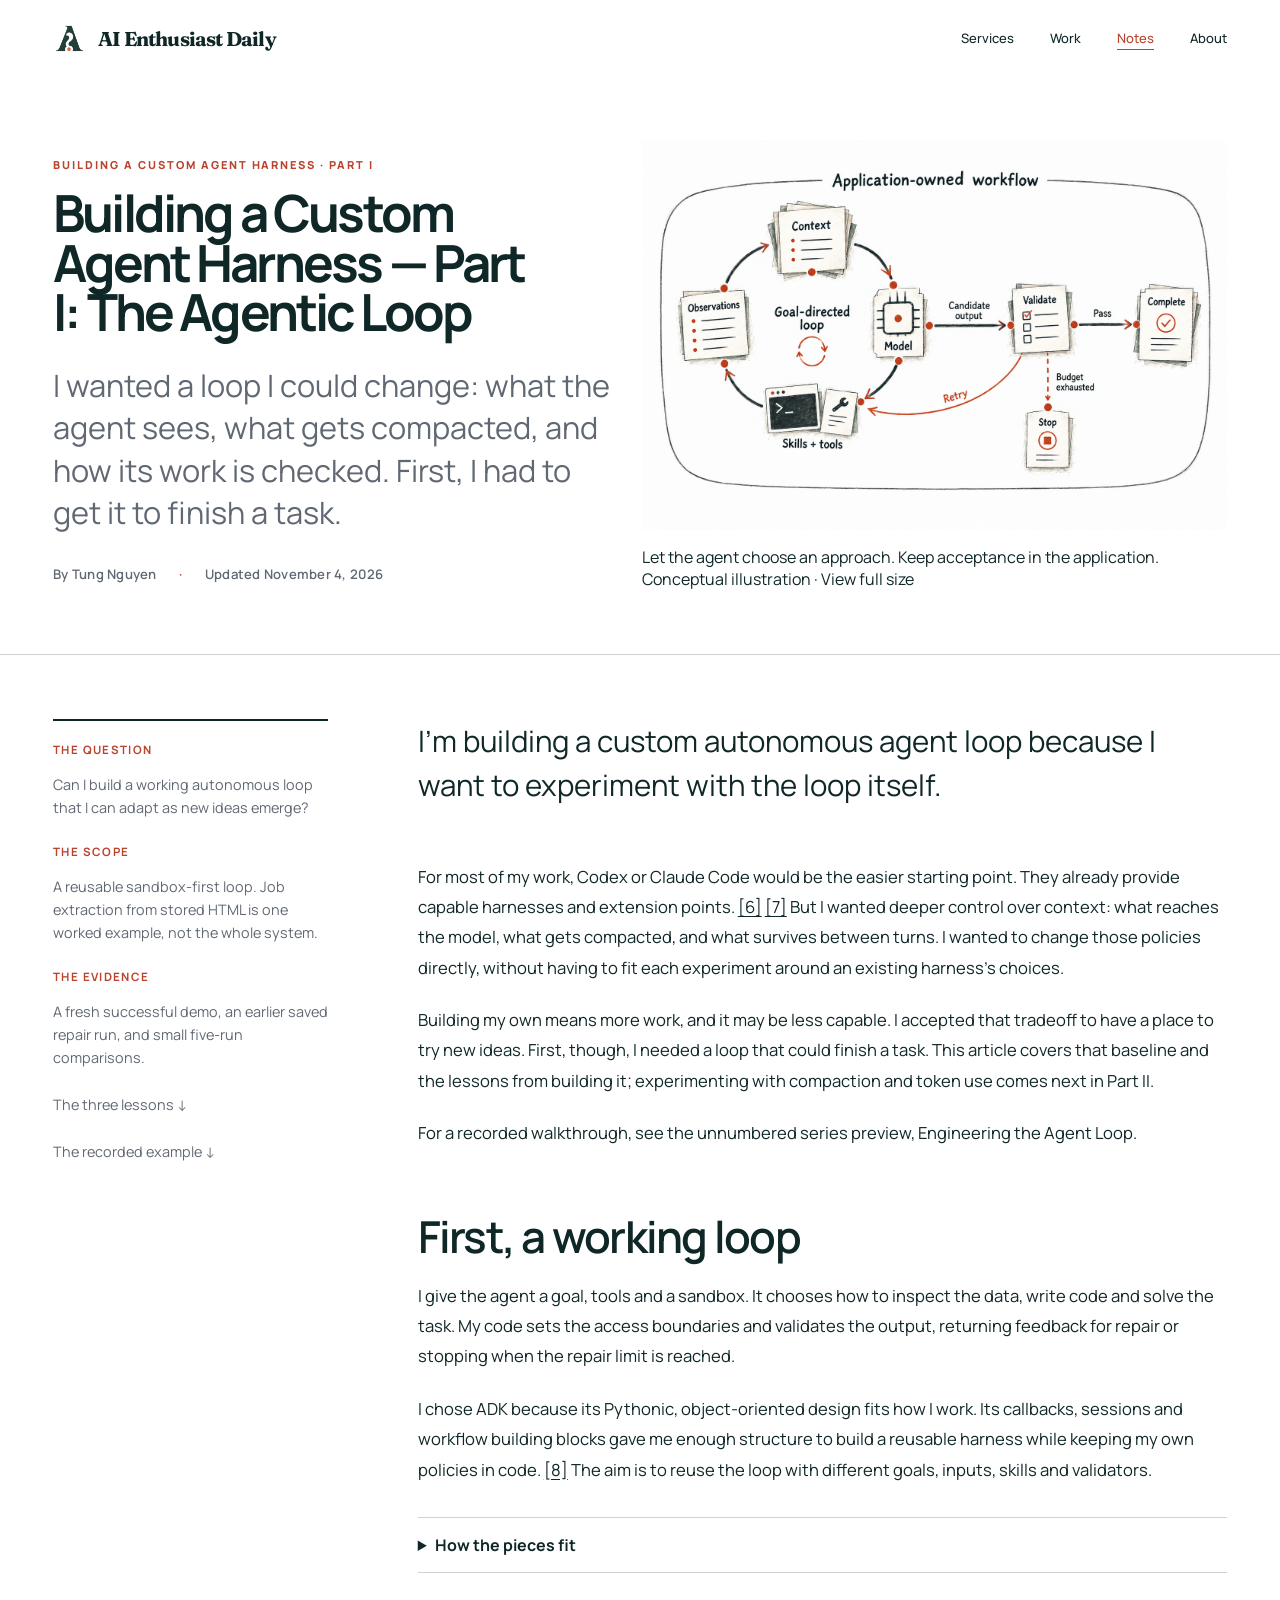
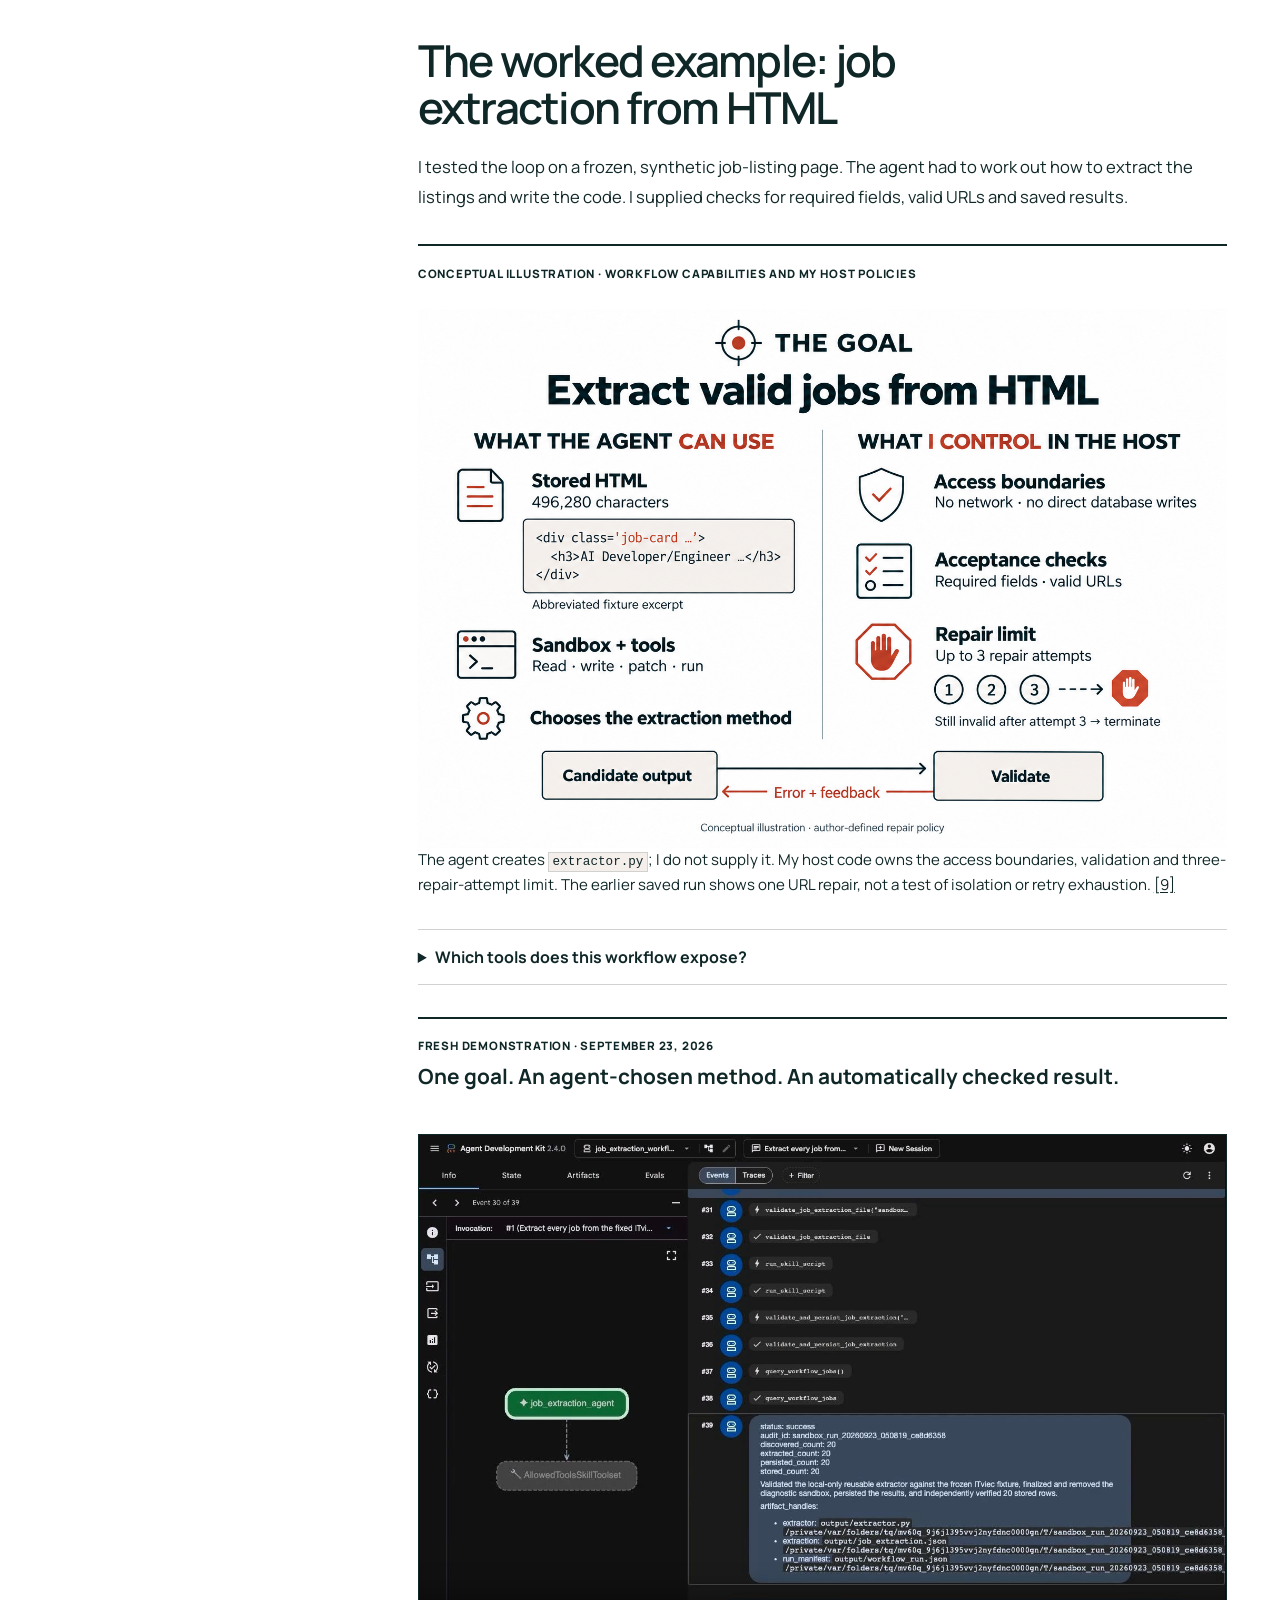
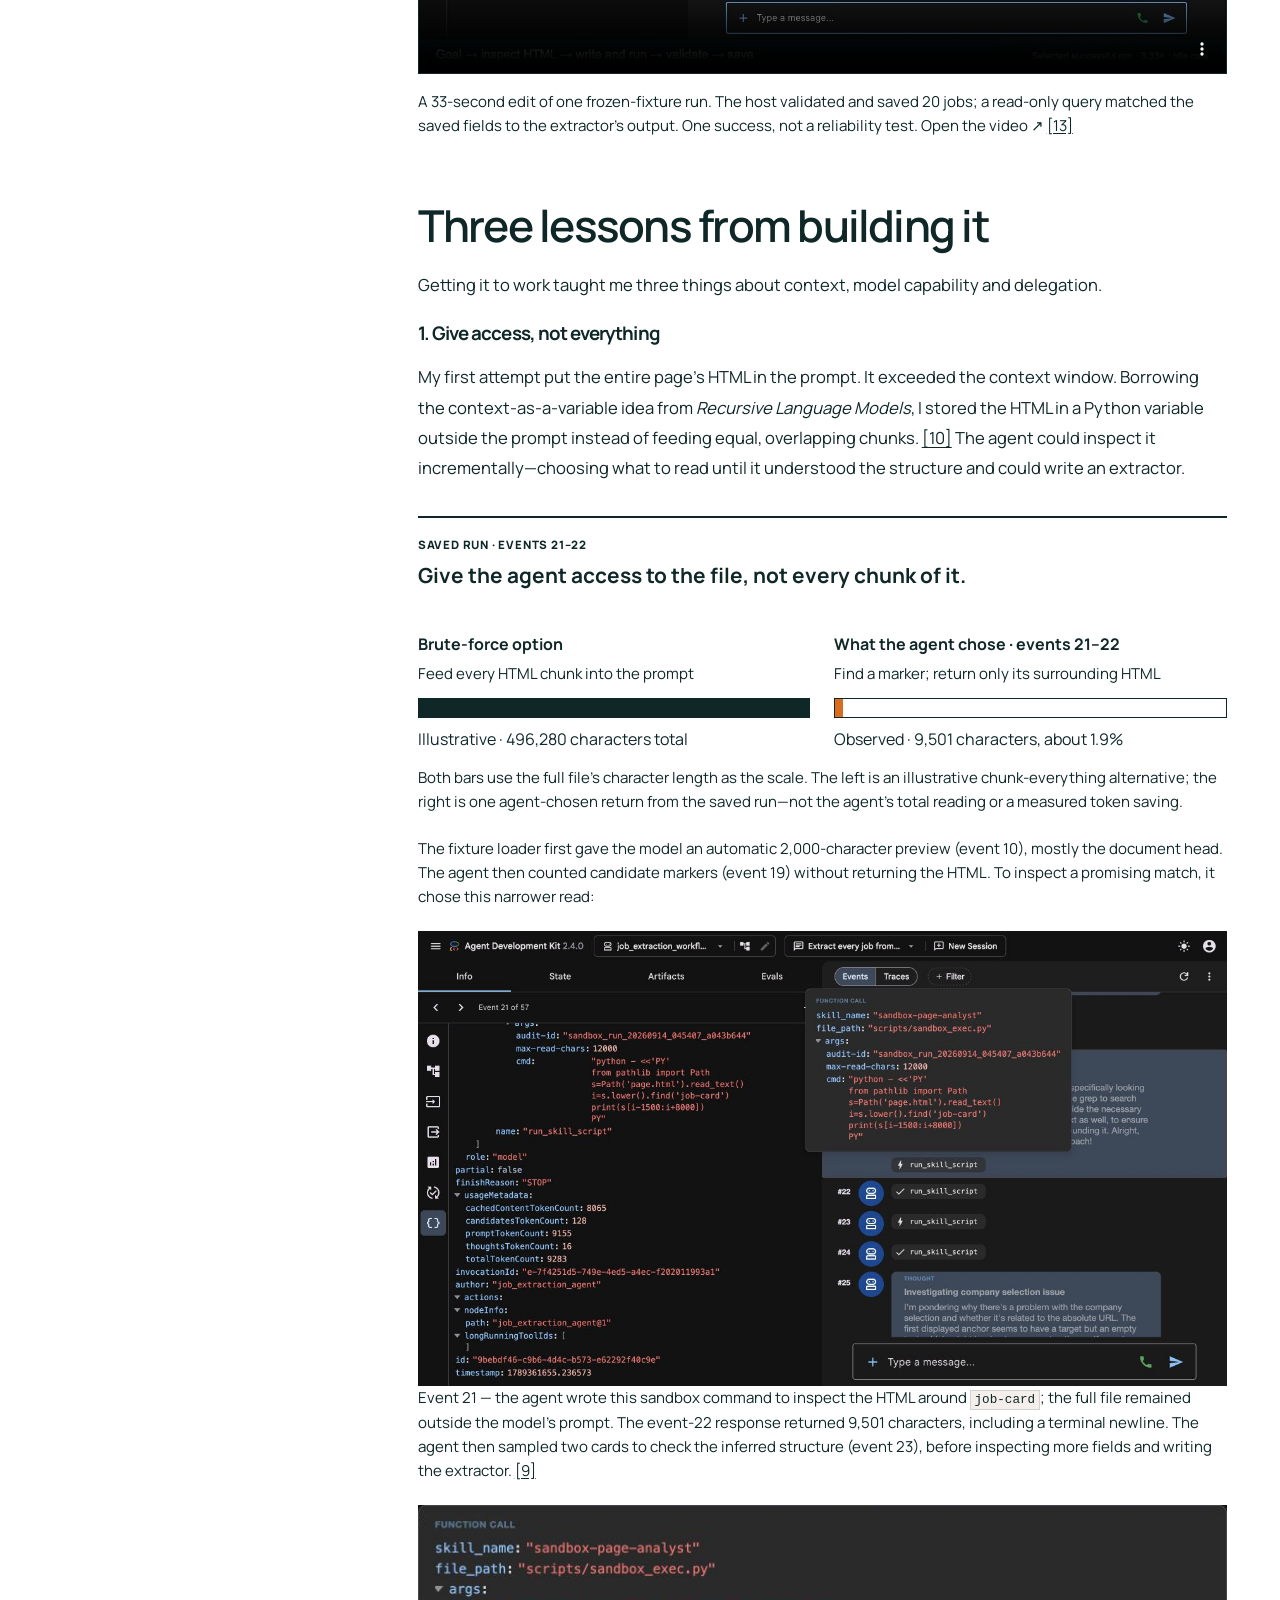
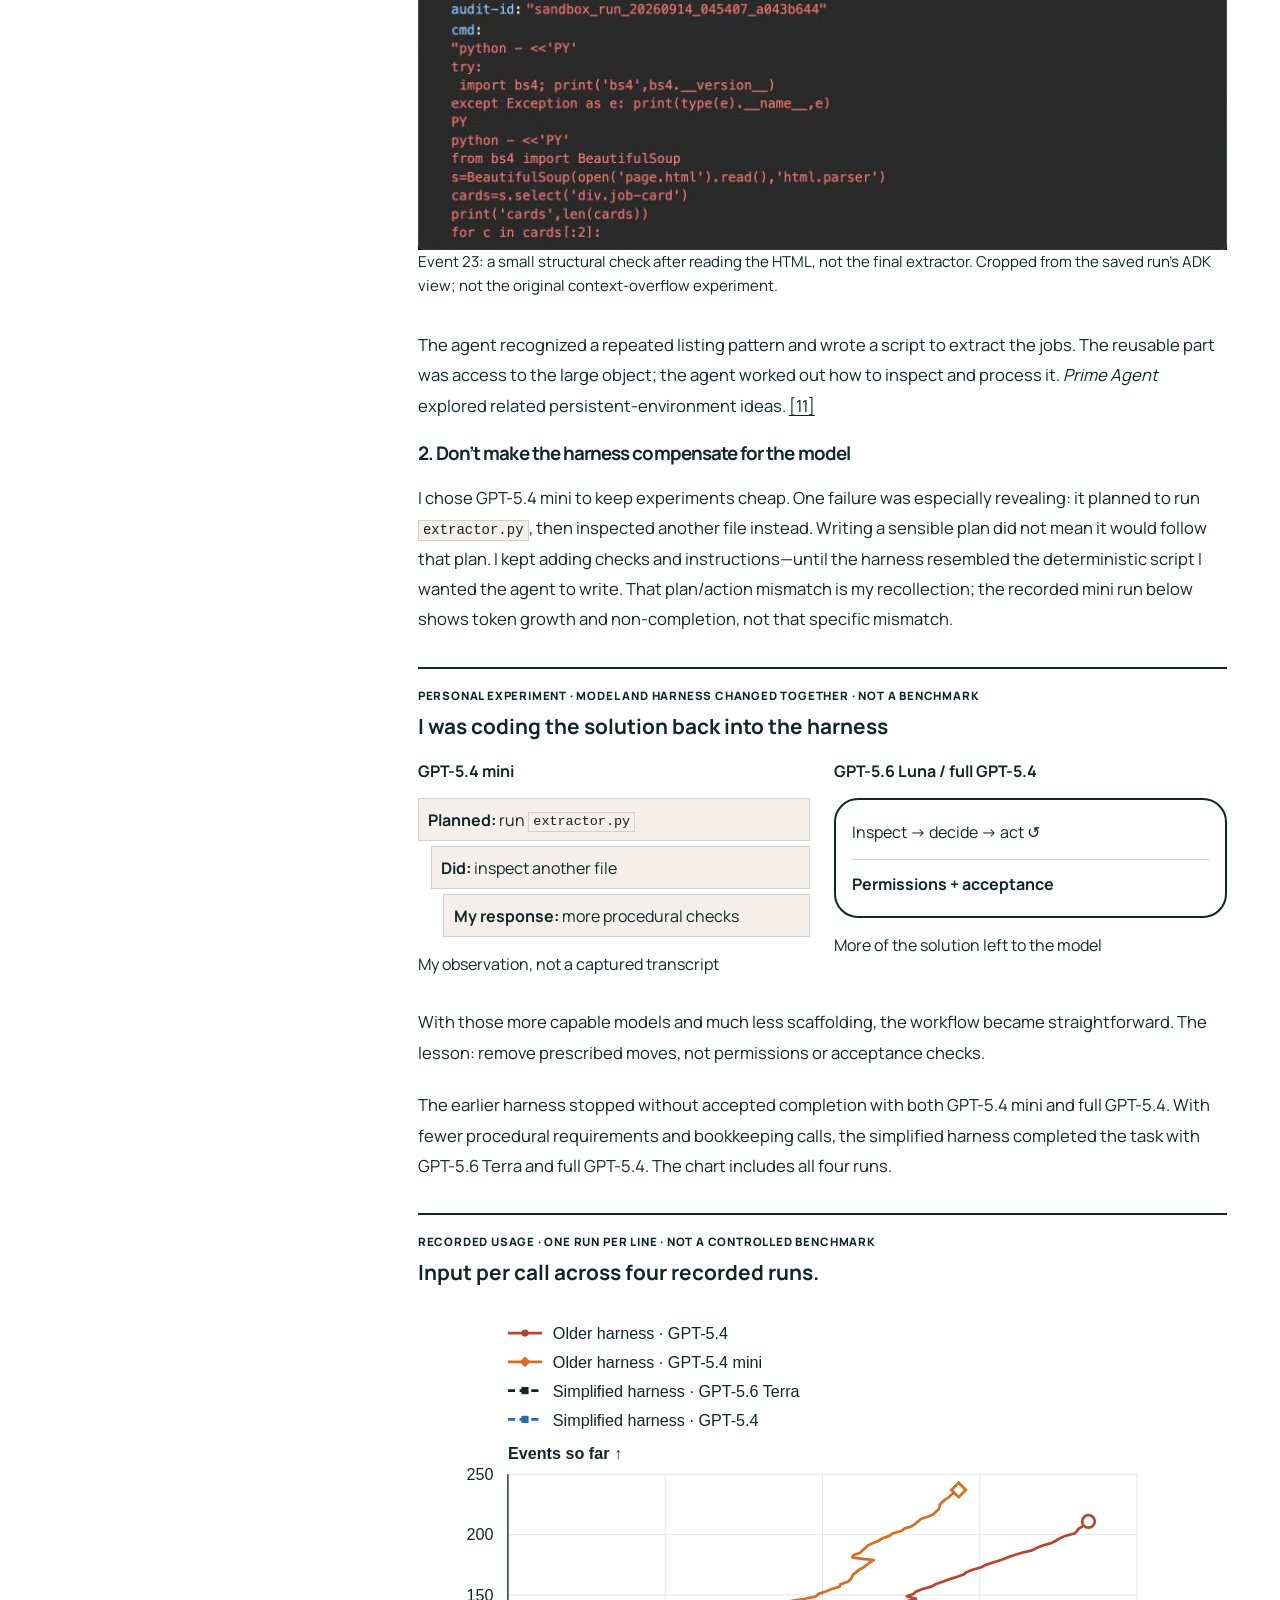
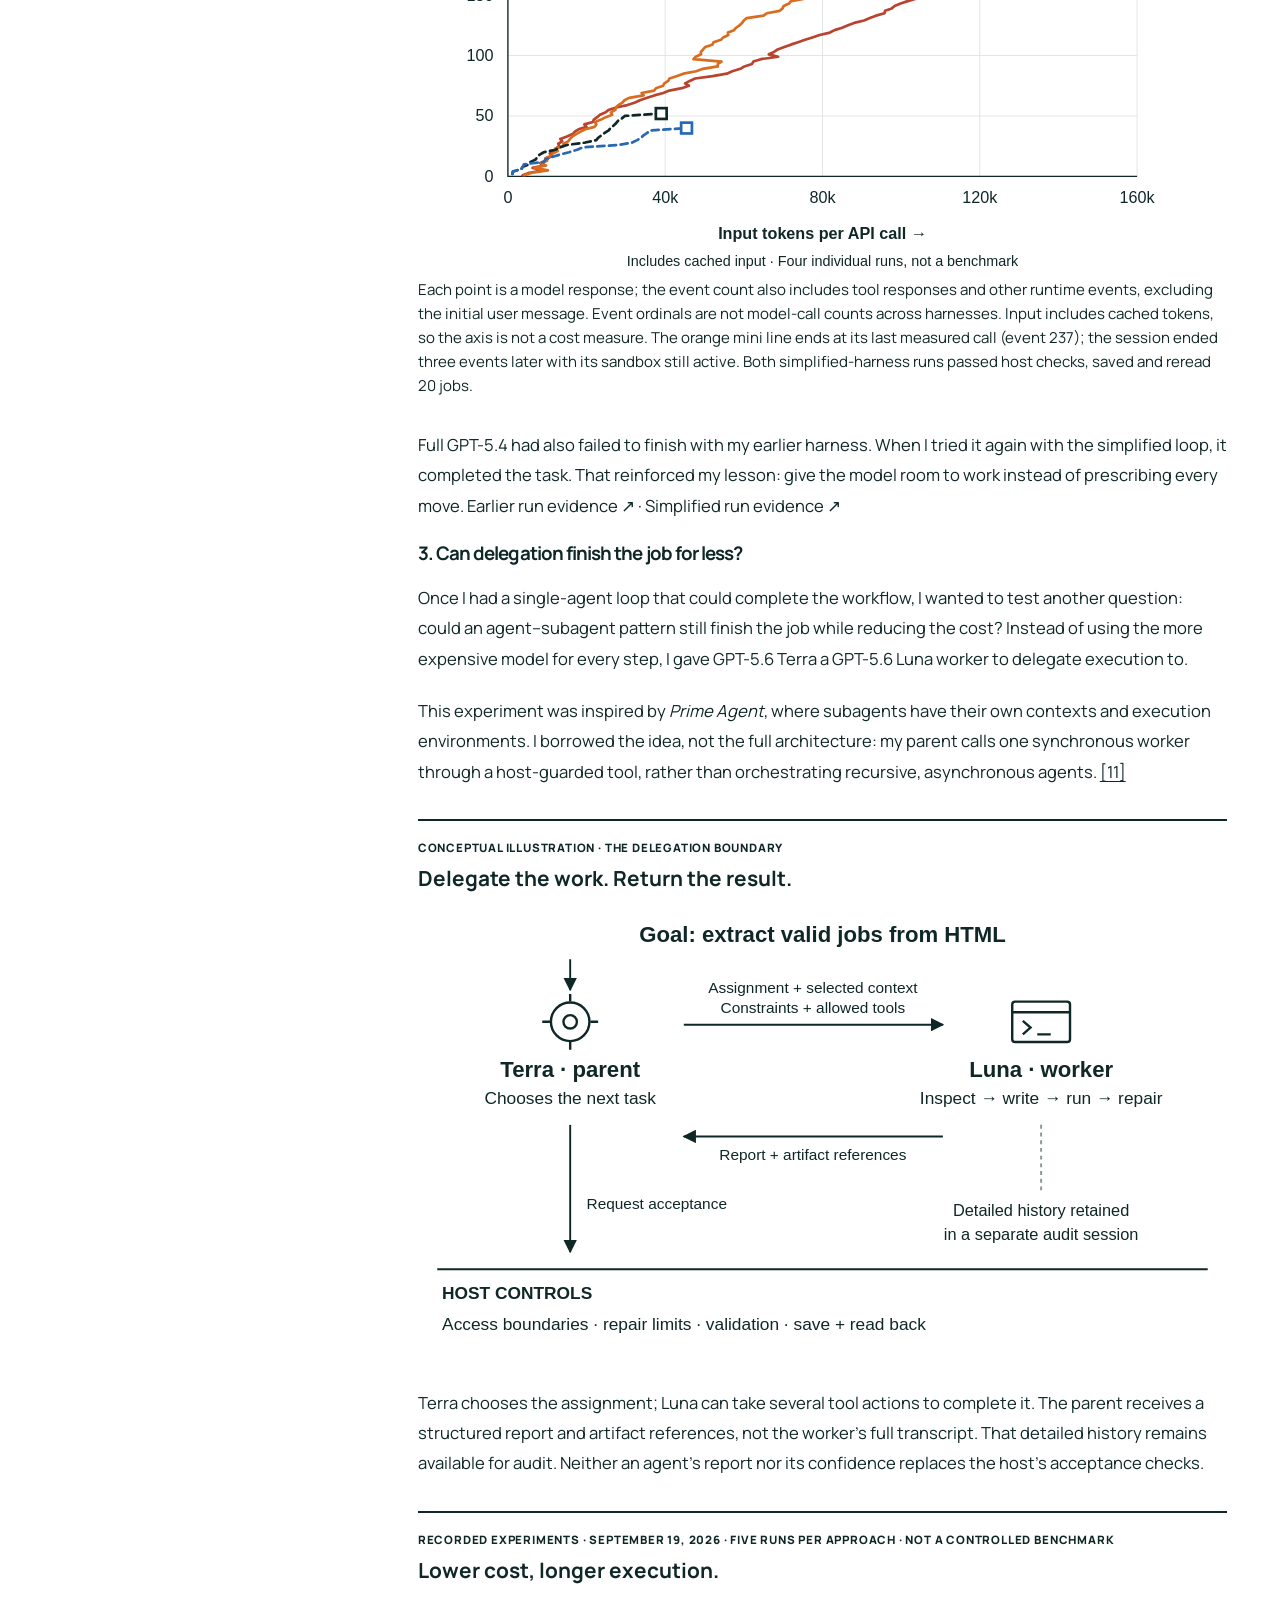
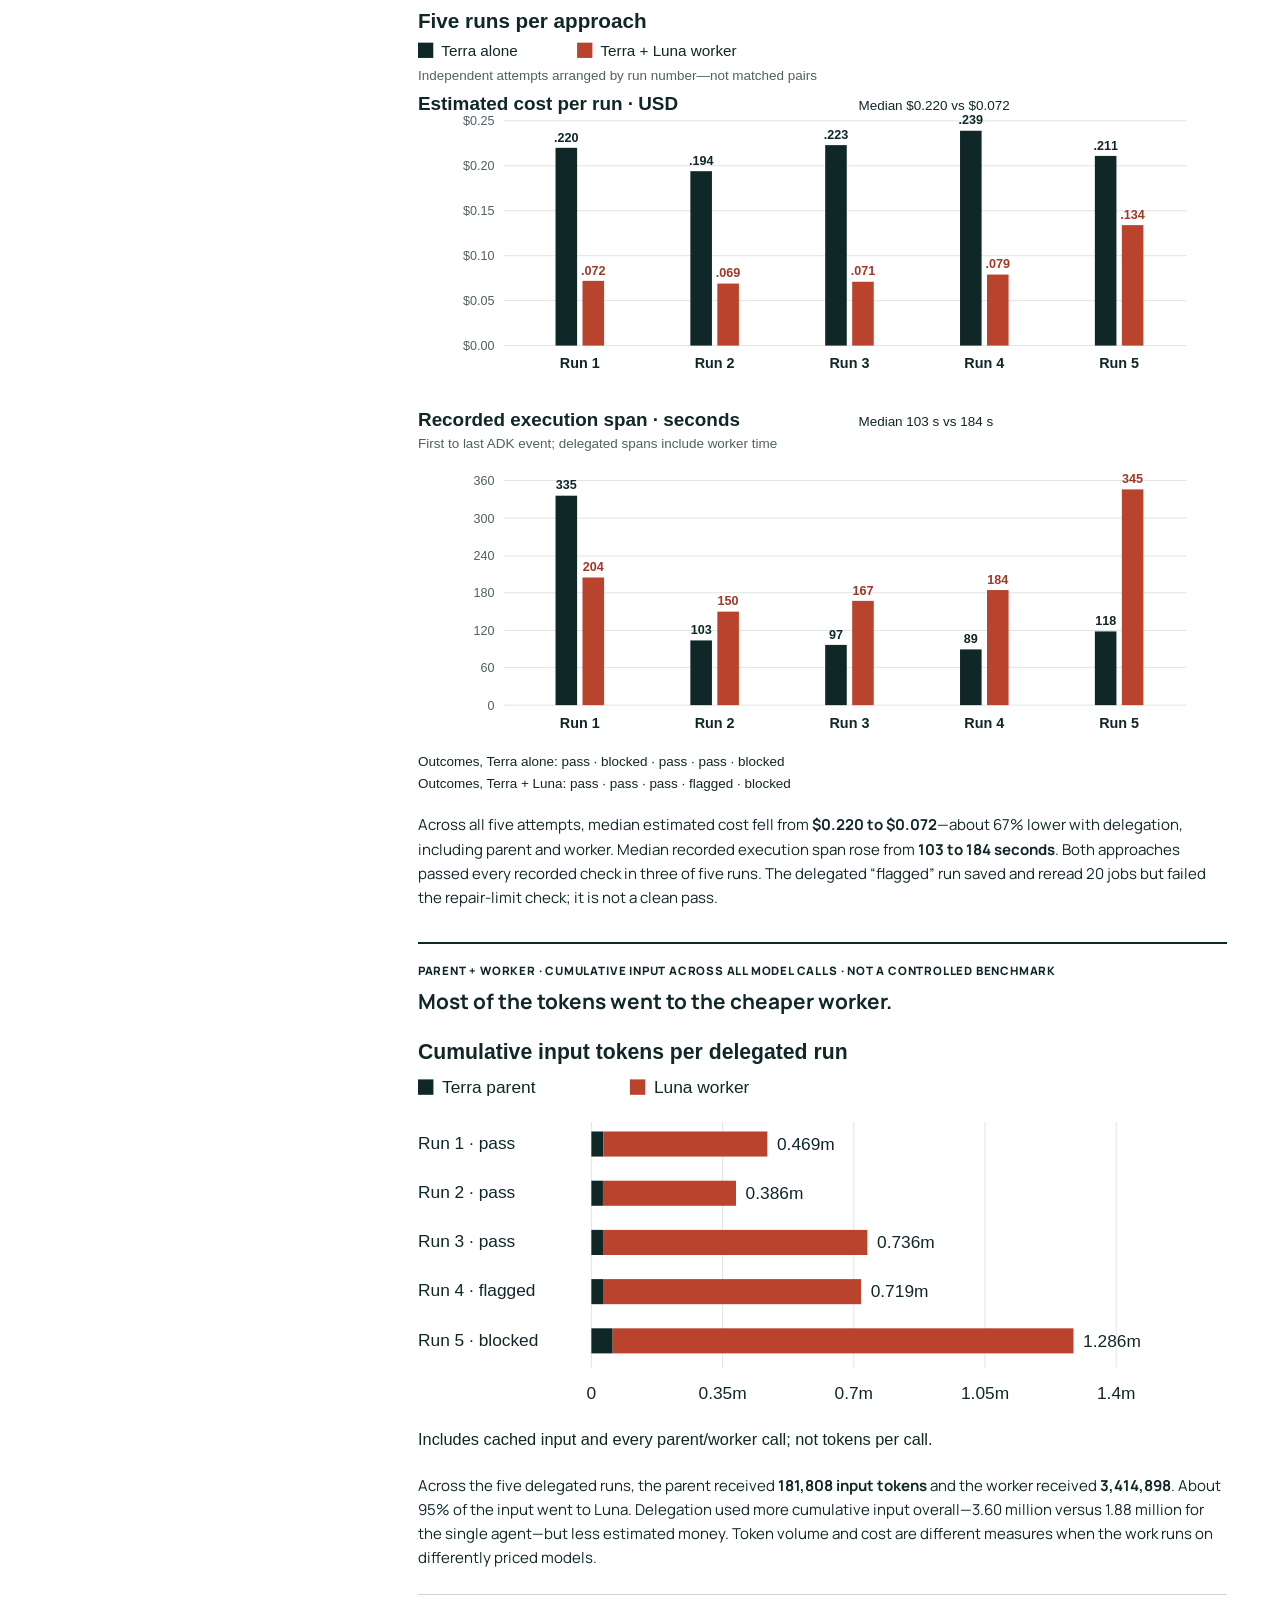
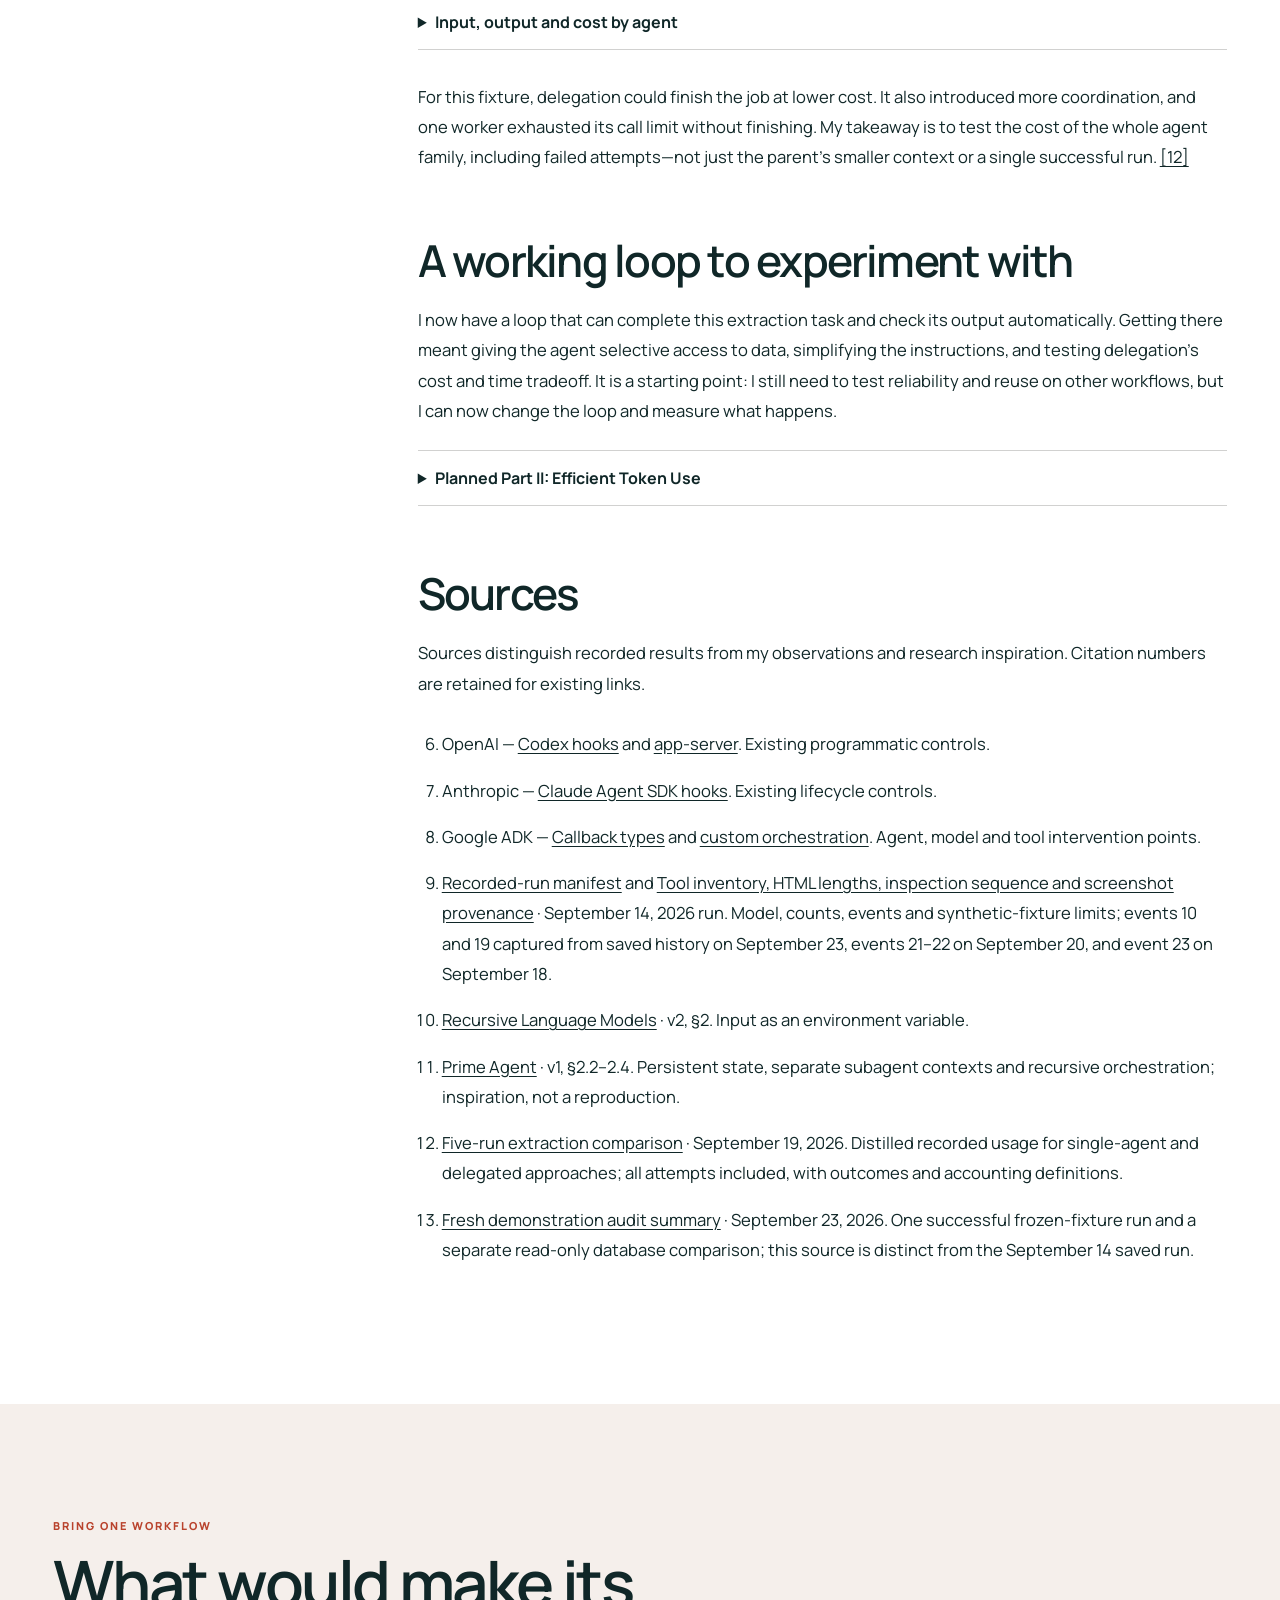
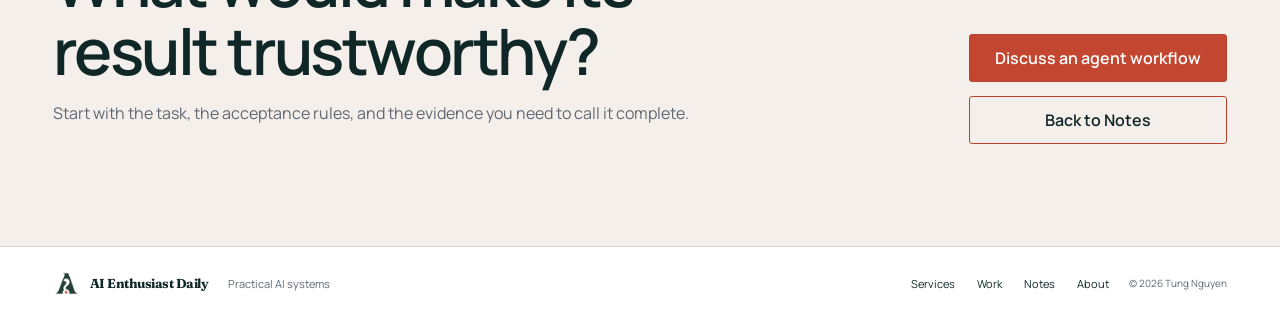
<file: site/articles/why-i-built-an-agent-harness-with-adk/index.html>
<!doctype html>
<html lang="en">
  <head>
    <meta charset="utf-8" />
    <meta name="viewport" content="width=device-width, initial-scale=1" />
    <title>Building a Custom Agent Harness — Part I: The Agentic Loop | AI Enthusiast Daily</title>
    <meta name="description" content="Why I built a custom autonomous agent loop to experiment with context, compaction and delegation—and what I learned getting it to complete a task." />
    <link rel="canonical" href="https://aienthusiastdaily.com/articles/why-i-built-an-agent-harness-with-adk/" />
    <link rel="preconnect" href="https://fonts.googleapis.com" />
    <link rel="preconnect" href="https://fonts.gstatic.com" crossorigin />
    <link href="https://fonts.googleapis.com/css2?family=Fraunces:ital,opsz,wght@0,9..144,400;0,9..144,500;0,9..144,600;1,9..144,400&amp;family=Manrope:wght@400;500;600;700;800&amp;display=swap" rel="stylesheet" />
    <link rel="icon" href="../../assets/brand-mark-curious-a.png" type="image/png" />
    <link rel="stylesheet" href="../../styles.css?v=8071c2389caf" />
    <link rel="stylesheet" href="../articles.css?v=46b479f98811" />
    <link rel="stylesheet" href="../engineering-the-agent-loop/styles.css?v=24bfb1f8ddd3" />
    <link rel="stylesheet" href="./styles.css?v=8272d5ea21d7" />
  </head>
  <body class="consulting-site studio-site article-detail-page">
    <div class="site-shell">
      <a class="home-skip" href="#main-content">Skip to content</a>
      <header class="topbar home-topbar" data-topbar>
        <div class="container topbar-inner">
          <a class="brand home-brand" href="/" aria-label="AI Enthusiast Daily, home"><img class="brand-mark" src="../../assets/brand-mark-curious-a.png" alt="" width="36" height="40" /><span>AI Enthusiast Daily</span></a>
          <button class="nav-toggle" type="button" aria-label="Toggle primary navigation" aria-expanded="false" aria-controls="primary-nav" data-nav-toggle><svg aria-hidden="true" focusable="false"><use href="../../assets/interface-icons.svg#menu"></use></svg></button>
          <nav class="topnav" id="primary-nav" aria-label="Primary" data-primary-nav><a href="/#services">Services</a><a href="/#selected-work">Work</a><a href="/articles/" aria-current="location">Notes</a><a href="/#about">About</a></nav>
        </div>
      </header>
      <main id="main-content" tabindex="-1">
        <article>
          <header class="article-hero">
            <div class="container article-hero-inner illustrated-hero">
              <div class="hero-copy">
              <p class="eyebrow">Building a Custom Agent Harness · Part I</p>
              <h1>Building a Custom Agent Harness — Part I: The Agentic Loop</h1>
              <p class="article-deck">I wanted a loop I could change: what the agent sees, what gets compacted, and how its work is checked. First, I had to get it to finish a task.</p>
              <div class="article-meta" aria-label="Article details"><span>By Tung Nguyen</span><span>Updated November 4, 2026</span></div>
              </div>
              <figure class="hero-art">
                <a href="./current-agent-workflow.png" aria-label="View the agent workflow illustration at full size"><img src="./current-agent-workflow.png" width="1536" height="1024" alt="An application-owned workflow contains a goal-directed cycle of context, model, skills and tools, and observations. Candidate output passes through validation; passing completes the work, failure returns to the loop, and exhausted retry budget stops it." fetchpriority="high" /></a>
                <figcaption class="source-note">Let the agent choose an approach. Keep acceptance in the application.<br />Conceptual illustration · <a href="./current-agent-workflow.png">View full size</a></figcaption>
              </figure>
            </div>
          </header>
          <div class="container article-layout">
            <aside class="article-rail" aria-label="Article context">
              <p class="article-rail-label">The question</p><p>Can I build a working autonomous loop that I can adapt as new ideas emerge?</p>
              <p class="article-rail-label">The scope</p><p>A reusable sandbox-first loop. Job extraction from stored HTML is one worked example, not the whole system.</p>
              <p class="article-rail-label">The evidence</p><p>A fresh successful demo, an earlier saved repair run, and small five-run comparisons.</p>
              <p><a href="#lessons">The three lessons ↓</a></p><p><a href="#recorded-and-intended">The recorded example ↓</a></p>
            </aside>
            <div class="article-body">
              <p class="article-lede">I’m building a custom autonomous agent loop because I want to experiment with the loop itself.</p>
              <p>For most of my work, Codex or Claude Code would be the easier starting point. They already provide capable harnesses and extension points. <a class="citation" href="#source-6" aria-label="Source 6: Codex programmatic controls">[6]</a> <a class="citation" href="#source-7" aria-label="Source 7: Claude Agent SDK controls">[7]</a> But I wanted deeper control over context: what reaches the model, what gets compacted, and what survives between turns. I wanted to change those policies directly, without having to fit each experiment around an existing harness’s choices.</p>
              <p>Building my own means more work, and it may be less capable. I accepted that tradeoff to have a place to try new ideas. First, though, I needed a loop that could finish a task. This article covers that baseline and the lessons from building it; experimenting with compaction and token use comes next in Part II.</p>


              <p>For a recorded walkthrough, see the unnumbered series preview, <a href="../engineering-the-agent-loop/">Engineering the Agent Loop</a>.</p>

              <h2 id="why-a-harness">First, a working loop</h2>
              <p>I give the agent a goal, tools and a sandbox. It chooses how to inspect the data, write code and solve the task. My code sets the access boundaries and validates the output, returning feedback for repair or stopping when the repair limit is reached.</p>
              <p id="why-adk">I chose ADK because its Pythonic, object-oriented design fits how I work. Its callbacks, sessions and workflow building blocks gave me enough structure to build a reusable harness while keeping my own policies in code. <a class="citation" href="#source-8" aria-label="Source 8: ADK callbacks and orchestration">[8]</a> The aim is to reuse the loop with different goals, inputs, skills and validators.</p>

              <details class="workflow-details implementation-note"><summary>How the pieces fit</summary>
              <div class="ownership-stack" aria-label="Three layers of the custom harness">
                <div><span class="owner-label">Capability</span><strong>Job extraction</strong><span>One skill, not the whole harness</span></div>
                <div><span class="owner-label">My harness</span><strong>Autonomy inside a controlled sandbox</strong><span>Minimal tools to inspect, write and run · host-owned access, validation and completion</span></div>
                <div><span class="owner-label">ADK foundation</span><strong>Callbacks · workflows · sessions · events</strong><span>Runtime building blocks in Python</span></div>
              </div>
              </details>

              <h2 id="recorded-and-intended">The worked example: job extraction from HTML</h2>
              <p>I tested the loop on a frozen, synthetic job-listing page. The agent had to work out how to extract the listings and write the code. I supplied checks for required fields, valid URLs and saved results.</p>
              <figure class="harness-figure reusable-loop" id="reusable-loop">
                <figcaption><span class="visual-label">Conceptual illustration · workflow capabilities and my host policies</span></figcaption>
                <a class="evidence-image" href="./current-agent-host-boundaries.png">
                  <img src="./current-agent-host-boundaries.png" width="1536" height="1024" loading="lazy" alt="Goal: extract valid jobs from HTML. The agent can inspect 496,280 characters of stored HTML and read, write, patch and run code in a sandbox, choosing the extraction method. My host policies control access, acceptance and repair: no sandbox network access, no direct extractor database writes, and up to three repair attempts before termination if still invalid. Candidate output goes to validation; errors and feedback return to the agent while attempts remain. Conceptual illustration of author-stated policies, not proof of isolation or a captured run. Open full size." />
                </a>
                <p class="figure-note">The agent creates <code>extractor.py</code>; I do not supply it. My host code owns the access boundaries, validation and three-repair-attempt limit. The earlier saved run shows one URL repair, not a test of isolation or retry exhaustion. <a class="citation" href="#source-9" aria-label="Source 9: saved workflow and tool inventory">[9]</a></p>
              </figure>
              <details class="workflow-details"><summary>Which tools does this workflow expose?</summary>
                <dl class="loop-tool-list">
                  <div><dt>Discover the skills</dt><dd><code>list_skills</code>, <code>load_skill</code>, <code>list_skill_resources</code> and <code>load_skill_resource</code>.</dd></div>
                  <div><dt>Operate the sandbox</dt><dd><code>run_skill_script</code> dispatches the allowed scripts: <code>sandbox_start.py</code>, <code>sandbox_read.py</code>, <code>sandbox_write_file.py</code>, <code>sandbox_apply_patch.py</code>, <code>sandbox_exec.py</code> and <code>sandbox_finalize.py</code>.</dd></div>
                  <div><dt>Load the input</dt><dd><code>load_job_listing_fixture_to_workspace</code> supplies the frozen HTML and acceptance contract.</dd></div>
                  <div><dt>Check and store</dt><dd><code>validate_job_extraction_file</code>, <code>validate_and_persist_job_extraction</code> and <code>query_workflow_jobs</code> validate, save and independently read back results.</dd></div>
                </dl>
                <p class="figure-note">Tools are exposed as relevant skills activate. The diagram groups capabilities, not separate read/write/run function tools. <a class="citation" href="#source-9" aria-label="Source 9: saved workflow tool inventory">[9]</a></p>
              </details>

              <figure class="harness-figure">
                <figcaption><span class="visual-label">Fresh demonstration · September 23, 2026</span>One goal. An agent-chosen method. An automatically checked result.</figcaption>
                <div class="article-recording-showcase">
                  <video controls playsinline preload="none" poster="./current-autonomous-run-poster.jpg" aria-label="Agent extraction run and independent inspection of saved results" aria-describedby="scraper-recording-caption">
                    <source src="https://media.aienthusiastdaily.com/current-autonomous-run-demo.mp4" type="video/mp4" />
                    <a href="https://media.aienthusiastdaily.com/current-autonomous-run-demo.mp4">Open the demonstration.</a>
                  </video>
                </div>
                <p class="source-note" id="scraper-recording-caption">A 33-second edit of one frozen-fixture run. The host validated and saved 20 jobs; a read-only query matched the saved fields to the extractor’s output. One success, not a reliability test. <a href="https://media.aienthusiastdaily.com/current-autonomous-run-demo.mp4">Open the video ↗</a> <a class="citation" href="#source-13" aria-label="Source 13: fresh demonstration audit summary">[13]</a></p>
              </figure>

              <h2 id="lessons">Three lessons from building it</h2>
              <p>Getting it to work taught me three things about context, model capability and delegation.</p>

              <h3 id="large-context">1. Give access, not everything</h3>
              <p>My first attempt put the entire page’s HTML in the prompt. It exceeded the context window. Borrowing the context-as-a-variable idea from <em>Recursive Language Models</em>, I stored the HTML in a Python variable outside the prompt instead of feeding equal, overlapping chunks. <a class="citation" href="#source-10" aria-label="Source 10: Recursive Language Models">[10]</a> The agent could inspect it incrementally—choosing what to read until it understood the structure and could write an extractor.</p>
              <figure class="harness-figure lesson-diagram">
                <figcaption><span class="visual-label">Saved run · events 21–22</span>Give the agent access to the file, not every chunk of it.</figcaption>
                <div class="inspection-contrast" role="group" aria-label="Illustrative brute-force chunking would feed 496,280 characters of HTML to the agent. In the saved run, the agent chose a targeted read that returned 9,501 characters, about 1.9 percent of the file. Both bars use the full file length as their scale.">
                  <div><strong>Brute-force option</strong><p>Feed every HTML chunk into the prompt</p><div class="document-bar" aria-hidden="true"></div><span>Illustrative · 496,280 characters total</span></div>
                  <div><strong>What the agent chose · events 21–22</strong><p>Find a marker; return only its surrounding HTML</p><div class="document-bar sample-bar" aria-hidden="true"><span></span></div><span>Observed · 9,501 characters, about 1.9%</span></div>
                </div>
                <p class="figure-note">Both bars use the full file’s character length as the scale. The left is an illustrative chunk-everything alternative; the right is one agent-chosen return from the saved run—not the agent’s total reading or a measured token saving.</p>
                <p class="figure-note">The fixture loader first gave the model an automatic <a href="current-html-first-preview-event-10.png">2,000-character preview (event 10)</a>, mostly the document head. The agent then <a href="current-html-first-inspection-event-19.png">counted candidate markers (event 19)</a> without returning the HTML. To inspect a promising match, it chose this narrower read:</p>
                <a class="evidence-image" href="current-html-read-event-21.png" aria-label="Open the saved ADK event 21 tool call at full size"><img src="current-html-read-event-21.png" alt="Saved ADK Web UI at event 21: the agent calls the sandbox with Python that reads page.html, finds job-card, and prints only the surrounding HTML." width="1280" height="720" loading="lazy" /></a>
                <p class="figure-note">Event 21 — the agent wrote this sandbox command to inspect the HTML around <code>job-card</code>; the full file remained outside the model’s prompt. The <a href="current-html-read-event-22.png">event-22 response</a> returned 9,501 characters, including a terminal newline. The agent then sampled two cards to check the inferred structure (event 23), before inspecting more fields and writing the extractor. <a class="citation" href="#source-9" aria-label="Source 9: HTML inspection lengths and event sequence">[9]</a></p>
                <a class="evidence-image" href="current-html-sample-tool-call.png" aria-label="Open the recorded HTML-inspection tool call at full size"><img src="current-html-sample-tool-call.png" alt="ADK function-call panel showing the agent parsing page.html with BeautifulSoup, selecting div.job-card, then iterating over cards[:2]." width="800" height="341" loading="lazy" /></a>
                <p class="figure-note">Event 23: a small structural check after reading the HTML, not the final extractor. Cropped from the saved run’s ADK view; not the original context-overflow experiment.</p>
              </figure>
              <p>The agent recognized a repeated listing pattern and wrote a script to extract the jobs. The reusable part was access to the large object; the agent worked out how to inspect and process it. <em>Prime Agent</em> explored related persistent-environment ideas. <a class="citation" href="#source-11" aria-label="Source 11: Prime Agent">[11]</a></p>

              <h3 id="model-capability">2. Don’t make the harness compensate for the model</h3>
              <p>I chose GPT-5.4 mini to keep experiments cheap. One failure was especially revealing: it planned to run <code>extractor.py</code>, then inspected another file instead. Writing a sensible plan did not mean it would follow that plan. I kept adding checks and instructions—until the harness resembled the deterministic script I wanted the agent to write. That plan/action mismatch is my recollection; the recorded mini run below shows token growth and non-completion, not that specific mismatch.</p>
              <figure class="harness-figure lesson-diagram">
                <figcaption><span class="visual-label">Personal experiment · model and harness changed together · not a benchmark</span>I was coding the solution back into the harness</figcaption>
                <div class="model-comparison">
                  <div><strong>GPT-5.4 mini</strong><div class="scaffold-stack" aria-label="Author-reported plan and action mismatch"><span><b>Planned:</b> run <code>extractor.py</code></span><span><b>Did:</b> inspect another file</span><span><b>My response:</b> more procedural checks</span></div><span>My observation, not a captured transcript</span></div>
                  <div><strong>GPT-5.6 Luna / full GPT-5.4</strong><div class="freedom-loop"><span>Inspect → decide → act ↺</span><strong>Permissions + acceptance</strong></div><span>More of the solution left to the model</span></div>
                </div>
              </figure>
              <p>With those more capable models and much less scaffolding, the workflow became straightforward. The lesson: remove prescribed moves, not permissions or acceptance checks.</p>

              <p>The earlier harness stopped without accepted completion with both GPT-5.4 mini and full GPT-5.4. With fewer procedural requirements and bookkeeping calls, the simplified harness completed the task with GPT-5.6 Terra and full GPT-5.4. The chart includes all four runs.</p>
              <figure class="harness-figure lesson-diagram" id="token-growth">
                <figcaption><span class="visual-label">Recorded usage · one run per line · not a controlled benchmark</span>Input per call across four recorded runs.</figcaption>
                <div class="token-chart-scroll" tabindex="0" role="region" aria-label="Token and event comparison chart; scroll horizontally on narrow screens">
                  <img class="token-event-chart" src="./current-token-event-four-run-comparison.svg" width="900" height="635" loading="lazy" alt="Input tokens per API call versus recorded events for four individual runs. The older full GPT-5.4 run, in rust, stops incomplete at event 211 and 147,633 input tokens. Older GPT-5.4 mini, in orange, has its last measured call at event 237 and 114,624 input tokens. The simplified harness completes with GPT-5.6 Terra in dark dashed at event 52 and 38,995 tokens, and full GPT-5.4 in blue dashed at event 40 and 45,427 tokens. Each completed run passed host checks, saved and reread 20 jobs. Not a controlled benchmark." />
                </div>
                <p class="figure-note">Each point is a model response; the event count also includes tool responses and other runtime events, excluding the initial user message. Event ordinals are not model-call counts across harnesses. Input includes cached tokens, so the axis is not a cost measure. The orange mini line ends at its last measured call (event 237); the session ended three events later with its sandbox still active. Both simplified-harness runs passed host checks, saved and reread 20 jobs.</p>
              </figure>
              <p>Full GPT-5.4 had also failed to finish with my earlier harness. When I tried it again with the simplified loop, it completed the task. That reinforced my lesson: give the model room to work instead of prescribing every move. <a href="./current-token-event-evidence.json">Earlier run evidence ↗</a> · <a href="./current-gpt54-simplified-run-evidence.json">Simplified run evidence ↗</a></p>

              <h3 id="working-memory">3. Can delegation finish the job for less?</h3>
              <p>Once I had a single-agent loop that could complete the workflow, I wanted to test another question: could an agent–subagent pattern still finish the job while reducing the cost? Instead of using the more expensive model for every step, I gave GPT-5.6 Terra a GPT-5.6 Luna worker to delegate execution to.</p>
              <p>This experiment was inspired by <em>Prime Agent</em>, where subagents have their own contexts and execution environments. I borrowed the idea, not the full architecture: my parent calls one synchronous worker through a host-guarded tool, rather than orchestrating recursive, asynchronous agents. <a class="citation" href="#source-11" aria-label="Source 11: Prime Agent architecture">[11]</a></p>
              <figure class="harness-figure lesson-diagram">
                <figcaption><span class="visual-label">Conceptual illustration · the delegation boundary</span>Delegate the work. Return the result.</figcaption>
                <div class="token-chart-scroll" tabindex="0" role="region" aria-label="Delegation diagram; scroll horizontally on narrow screens">
                  <img class="token-event-chart" src="./current-delegation-flow.svg" width="840" height="460" loading="lazy" alt="Terra assigns a bounded task, selected context and allowed tools to Luna. Luna inspects, writes, runs and repairs in the sandbox, then returns a structured report and artifact references. Worker history remains separately available for audit. The host controls access, limits, validation, persistence and readback." />
                </div>
              </figure>
              <p>Terra chooses the assignment; Luna can take several tool actions to complete it. The parent receives a structured report and artifact references, not the worker’s full transcript. That detailed history remains available for audit. Neither an agent’s report nor its confidence replaces the host’s acceptance checks.</p>

              <figure class="harness-figure lesson-diagram" id="delegation-cost">
                <figcaption><span class="visual-label">Recorded experiments · September 19, 2026 · five runs per approach · not a controlled benchmark</span>Lower cost, longer execution.</figcaption>
                <div class="token-chart-scroll" id="delegation-time" tabindex="0" role="region" aria-label="Five-run cost and execution-span comparison; scroll horizontally on narrow screens">
                  <img class="token-event-chart" src="./current-delegation-comparison.svg" width="900" height="900" loading="lazy" alt="One chart with separate cost and execution-time panels. For each run number, a dark Terra-alone column sits beside a rust Terra-plus-Luna column; the attempts are independent, not matched pairs. Median estimated cost is $0.220 versus $0.072; median first-to-last ADK event span is 103 versus 184 seconds. All ten attempts, including blocked and flagged runs, are included. Delegated costs and spans include the worker." />
                </div>
                <p class="figure-note">Across all five attempts, median estimated cost fell from <strong>$0.220 to $0.072</strong>—about 67% lower with delegation, including parent and worker. Median recorded execution span rose from <strong>103 to 184 seconds</strong>. Both approaches passed every recorded check in three of five runs. The delegated “flagged” run saved and reread 20 jobs but failed the repair-limit check; it is not a clean pass.</p>
              </figure>

              <figure class="harness-figure lesson-diagram" id="delegation-tokens">
                <figcaption><span class="visual-label">Parent + worker · cumulative input across all model calls · not a controlled benchmark</span>Most of the tokens went to the cheaper worker.</figcaption>
                <div class="token-chart-scroll" tabindex="0" role="region" aria-label="Parent and worker input-token breakdown; scroll horizontally on narrow screens">
                  <img class="token-event-chart" src="./current-delegation-tokens.svg" width="840" height="455" loading="lazy" alt="Stacked input-token totals for all five delegated runs. Across the sample, Terra received 181,808 input tokens and Luna received 3,414,898: about 95% went to the worker. Cached input is included. This is cumulative input across calls, not context size per call." />
                </div>
                <p class="figure-note">Across the five delegated runs, the parent received <strong>181,808 input tokens</strong> and the worker received <strong>3,414,898</strong>. About 95% of the input went to Luna. Delegation used more cumulative input overall—3.60 million versus 1.88 million for the single agent—but less estimated money. Token volume and cost are different measures when the work runs on differently priced models.</p>
                <details class="workflow-details">
                  <summary>Input, output and cost by agent</summary>
                  <div class="comparison-table-scroll" tabindex="0" role="region" aria-label="Agent accounting totals; scroll horizontally on narrow screens">
                    <table class="comparison-table">
                      <caption>Totals across all five attempts per approach, including failed and flagged runs</caption>
                      <thead><tr><th scope="col">Agent</th><th scope="col">Input tokens</th><th scope="col">Output tokens</th><th scope="col">Estimated cost</th></tr></thead>
                      <tbody>
                        <tr><th scope="row">Single agent · Terra</th><td>1,876,566</td><td>23,839</td><td>$1.0863</td></tr>
                        <tr><th scope="row">Delegated parent · Terra</th><td>181,808</td><td>4,924</td><td>$0.2492</td></tr>
                        <tr><th scope="row">Delegated worker · Luna</th><td>3,414,898</td><td>43,863</td><td>$0.1765</td></tr>
                      </tbody>
                    </table>
                  </div>
                  <p class="source-note">Input includes cached tokens. Output is the recorded ADK candidate-token count; reasoning counts are retained separately in the linked data. Cost follows the historical run estimator’s convention of pricing candidate and reasoning counts separately. The blocked delegated run has no success manifest, so its usage and cost come from the persisted parent and worker sessions. <a href="./current-delegation-results.json">Per-run breakdown and definitions ↗</a></p>
                </details>
              </figure>
              <p>For this fixture, delegation could finish the job at lower cost. It also introduced more coordination, and one worker exhausted its call limit without finishing. My takeaway is to test the cost of the whole agent family, including failed attempts—not just the parent’s smaller context or a single successful run. <a class="citation" href="#source-12" aria-label="Source 12: five-run extraction comparison">[12]</a></p>

              <h2 id="next-step">A working loop to experiment with</h2>
              <p>I now have a loop that can complete this extraction task and check its output automatically. Getting there meant giving the agent selective access to data, simplifying the instructions, and testing delegation’s cost and time tradeoff. It is a starting point: I still need to test reliability and reuse on other workflows, but I can now change the loop and measure what happens.</p>
              <details class="workflow-details"><summary>Planned Part II: Efficient Token Use</summary>
                <p>In Part II, I plan to explore more efficient token use: whether the loop can use a structured execution state and the latest observation instead of replaying its full conversation, drawing on the <a href="https://arxiv.org/html/2608.26263v3">SKILL.state paper</a>. SKILL.state is inspiration for that planned experiment; I have not demonstrated token savings from it here. The hidden-contracts article remains a later follow-up.</p>
              </details>
              <section class="article-sources" aria-labelledby="sources-heading">
                <h2 id="sources-heading">Sources</h2>
                <p class="source-note">Sources distinguish recorded results from my observations and research inspiration. Citation numbers are retained for existing links.</p>
                <ol class="source-list" start="6">
                  <li id="source-6">OpenAI — <a href="https://learn.chatgpt.com/docs/hooks">Codex hooks</a> and <a href="https://learn.chatgpt.com/docs/app-server">app-server</a>. Existing programmatic controls.</li>
                  <li id="source-7">Anthropic — <a href="https://code.claude.com/docs/en/agent-sdk/hooks">Claude Agent SDK hooks</a>. Existing lifecycle controls.</li>
                  <li id="source-8">Google ADK — <a href="https://adk.dev/callbacks/types-of-callbacks/">Callback types</a> and <a href="https://adk.dev/agents/custom-agents/">custom orchestration</a>. Agent, model and tool intervention points.</li>
                  <li id="source-9"><a href="../engineering-the-agent-loop/assets/current-recorded-run-evidence.json">Recorded-run manifest</a> and <a href="current-html-sample-evidence.json">Tool inventory, HTML lengths, inspection sequence and screenshot provenance</a> · September 14, 2026 run. Model, counts, events and synthetic-fixture limits; events 10 and 19 captured from saved history on September 23, events 21–22 on September 20, and event 23 on September 18.</li>
                  <li id="source-10"><a href="https://arxiv.org/html/2512.24601v2">Recursive Language Models</a> · v2, §2. Input as an environment variable.</li>
                  <li id="source-11"><a href="https://arxiv.org/html/2608.23552v1">Prime Agent</a> · v1, §2.2–2.4. Persistent state, separate subagent contexts and recursive orchestration; inspiration, not a reproduction.</li>
                  <li id="source-12"><a href="./current-delegation-results.json">Five-run extraction comparison</a> · September 19, 2026. Distilled recorded usage for single-agent and delegated approaches; all attempts included, with outcomes and accounting definitions.</li>
                  <li id="source-13"><a href="./current-autonomous-demo-evidence.json">Fresh demonstration audit summary</a> · September 23, 2026. One successful frozen-fixture run and a separate read-only database comparison; this source is distinct from the September 14 saved run.</li>
                </ol>
              </section>
            </div>
          </div>
          <section class="article-cta">
            <div class="container article-cta-inner">
              <div><p class="eyebrow">Bring one workflow</p><h2>What would make its result trustworthy?</h2><p>Start with the task, the acceptance rules, and the evidence you need to call it complete.</p></div>
              <div class="article-cta-actions"><a class="button" href="../../book-a-call/?service=agent-harness-build&amp;source=custom_harness_motivation">Discuss an agent workflow</a><a class="button button-ghost" href="../">Back to Notes</a></div>
            </div>
          </section>
        </article>
      </main>
      <footer class="home-footer"><div class="container home-footer-inner"><a class="brand home-brand" href="/" aria-label="AI Enthusiast Daily, home"><img class="brand-mark" src="../../assets/brand-mark-curious-a.png" alt="" width="28" height="30" /><span>AI Enthusiast Daily</span></a><span class="home-footer-tagline">Practical AI systems</span><nav aria-label="Footer"><a href="/#services">Services</a><a href="/#selected-work">Work</a><a href="/articles/">Notes</a><a href="/#about">About</a></nav><small>© 2026 Tung Nguyen</small></div></footer>
    </div>
    <script src="../../script.js"></script>
  </body>
</html>
</file>
<file: site/styles.css>
/* Ordered entry point. Keep this order to preserve the existing cascade. */
@import url("./css/tokens.css?v=7a382254aa4d");
@import url("./css/legacy-home.css?v=121be71d62d2");
@import url("./css/layout.css?v=a627852b2415");
@import url("./css/harness.css?v=9d12f89dc955");
@import url("./css/content.css?v=d019fbf3571b");
@import url("./css/services-and-forms.css?v=efd7f2c07efa");
@import url("./css/footer-and-cases.css?v=2b50cbcb0650");
@import url("./css/responsive.css?v=3a93df928845");
@import url("./css/theme.css?v=8409eb43cfc6");
</file>
<file: site/articles/articles.css>
/* Shared article-series presentation ----------------------------------- */

.studio-site .article-stack {
  gap: clamp(1rem, 2vw, 1.5rem);
}

.studio-site .article-stack > .article-card {
  min-width: 0;
  padding: clamp(1.25rem, 3vw, 2rem);
  overflow-wrap: anywhere;
}

.studio-site .series-intro {
  padding: clamp(2rem, 4vw, 3.2rem) 0;
  border-bottom: 1px solid var(--studio-line);
}

.studio-site .series-intro h2 {
  max-width: 26ch;
  margin: 0;
  color: var(--studio-forest);
  font-family: var(--font-body);
  font-size: clamp(1.875rem, 3.6vw, 2.75rem);
  font-weight: 700;
  letter-spacing: -0.045em;
  line-height: 1.02;
  text-wrap: balance;
}

.studio-site .series-intro > p:last-child {
  max-width: 48rem;
  margin: 1rem 0 0;
  color: var(--studio-muted);
  font-size: 1.04rem;
  line-height: 1.7;
}

.studio-site .article-card-featured {
  padding: clamp(1.25rem, 3vw, 2rem);
  margin: 0;
  border-left: 3px solid var(--home-accent);
  background: var(--home-sand);
}
</file>
<file: site/articles/engineering-the-agent-loop/styles.css>
/* Engineering the Agent Loop article ------------------------------------ */

.article-detail-page .article-hero {
  padding: clamp(2.5rem, 5vw, 4.5rem) 0;
  border-bottom: 1px solid var(--studio-line);
  background: var(--home-paper);
}

.article-detail-page .article-hero-inner::before {
  width: 38px;
  height: 2px;
  display: none;
  margin-bottom: 28px;
  background: var(--studio-coral);
  content: "";
}

.article-detail-page .article-hero h1 {
  max-width: 17ch;
  margin: 0;
  color: var(--studio-forest);
  font-family: var(--font-body);
  font-size: clamp(3rem, 6.5vw, 5.75rem);
  font-weight: 700;
  letter-spacing: -0.055em;
  line-height: 0.96;
  text-wrap: balance;
}

.article-detail-page .article-deck {
  max-width: 50rem;
  margin: 1.75rem 0 0;
  color: var(--home-muted);
  font-family: var(--font-body);
  font-size: clamp(1.35rem, 2.4vw, 2rem);
  line-height: 1.38;
}

.article-detail-page .article-meta {
  display: flex;
  gap: 0.65rem 1.4rem;
  flex-wrap: wrap;
  margin-top: 2rem;
  color: var(--studio-muted);
  font-size: 0.82rem;
  font-weight: 600;
  letter-spacing: 0.02em;
}

.article-detail-page .article-meta span + span::before {
  margin-right: 1.4rem;
  color: var(--studio-coral);
  content: "·";
}

.article-detail-page .article-proof-jump {
  display: grid;
  grid-template-columns: auto minmax(0, 1fr) auto;
  gap: 0.75rem 1.5rem;
  align-items: center;
  margin-top: 2rem;
  padding: 1.1rem 0;
  border-top: 1px solid var(--studio-forest);
  border-bottom: 1px solid var(--studio-forest);
  color: var(--studio-forest);
  text-decoration: none;
}

.article-detail-page .article-proof-jump > span:first-child {
  color: var(--studio-coral);
  font-size: 0.72rem;
  font-weight: 700;
  letter-spacing: 0.12em;
  text-transform: uppercase;
}

.article-detail-page .article-proof-jump strong {
  font-family: var(--font-body);
  font-size: clamp(1rem, 1.7vw, 1.35rem);
  font-weight: 600;
}

.article-detail-page .article-proof-jump > span:last-child {
  color: var(--studio-muted);
  font-size: 0.82rem;
  font-weight: 600;
  white-space: nowrap;
}

.article-detail-page .article-proof-jump:hover,
.article-detail-page .article-proof-jump:focus-visible {
  color: var(--studio-coral);
}

.article-detail-page .article-layout {
  display: grid;
  grid-template-columns: minmax(180px, 0.34fr) minmax(0, 1fr);
  gap: clamp(2.5rem, 7vw, 7rem);
  align-items: start;
  padding-top: clamp(2.5rem, 5vw, 4.5rem);
  padding-bottom: clamp(5rem, 9vw, 8rem);
}

.article-detail-page .article-rail {
  position: sticky;
  top: 120px;
  padding-top: 0.4rem;
  border-top: 2px solid var(--studio-forest);
}

.article-detail-page .article-rail p {
  margin: 0.85rem 0 1.5rem;
  color: var(--studio-muted);
  font-size: 0.9rem;
  line-height: 1.6;
}

.article-detail-page .article-rail .article-rail-label {
  margin-bottom: 0;
  color: var(--studio-coral);
  font-size: 0.72rem;
  font-weight: 700;
  letter-spacing: 0.12em;
  text-transform: uppercase;
}

.article-detail-page .article-body {
  min-width: 0;
  width: min(100%, 820px);
}

.article-detail-page .article-body p,
.article-detail-page .article-body li {
  color: var(--home-ink);
  font-size: clamp(1.04rem, 1.25vw, 1.15rem);
  line-height: 1.82;
}

.article-detail-page .article-body p {
  margin: 0 0 1.4rem;
}

.article-detail-page .article-body .article-lede {
  margin-bottom: 3.4rem;
  color: var(--studio-forest);
  font-family: var(--font-body);
  font-size: clamp(1.4rem, 2.3vw, 1.9rem);
  line-height: 1.5;
}

.article-detail-page .article-body h2,
.article-detail-page .article-cta h2 {
  color: var(--studio-forest);
  font-family: var(--font-body);
  font-weight: 600;
  letter-spacing: -0.04em;
  line-height: 1.06;
  text-wrap: balance;
}

.article-detail-page .article-body h2 {
  margin: 4rem 0 1.35rem;
  font-size: clamp(2rem, 3.5vw, 2.75rem);
}

.article-detail-page .article-body code {
  padding: 0.1em 0.3em;
  border: 1px solid var(--studio-line);
  color: var(--studio-forest);
  background: var(--studio-stone);
  font-family: var(--mono);
  font-size: 0.84em;
}

.article-detail-page .article-body blockquote {
  margin: 3rem 0;
  padding: 0 0 0 1.6rem;
  border-left: 3px solid var(--studio-coral);
  color: var(--studio-forest);
  font-family: Georgia, "Times New Roman", serif;
  font-size: clamp(1.45rem, 2.6vw, 2.1rem);
  line-height: 1.45;
}

.article-detail-page .article-body ul {
  display: grid;
  gap: 0.85rem;
  margin: 0;
  padding-left: 1.35rem;
}

.article-detail-page .article-recording-showcase {
  margin: 3rem 0 4rem;
  scroll-margin-top: 110px;
}

.article-detail-page .article-recording-showcase > header {
  padding: 1.3rem 0 1.5rem;
  border-top: 2px solid var(--studio-forest);
}

.article-detail-page .article-recording-showcase > header > span,
.article-detail-page .article-loop-showcase span,
.article-detail-page .article-recording-watch > strong {
  color: var(--studio-coral);
  font-size: 0.7rem;
  font-weight: 700;
  letter-spacing: 0.1em;
  text-transform: uppercase;
}

.article-detail-page .article-recording-showcase > header h2 {
  margin: 0.65rem 0 0.8rem;
}

.article-detail-page .article-recording-showcase > header p {
  max-width: 43rem;
  margin: 0;
}

.article-detail-page .article-recording-showcase figure {
  margin: 0;
  color: var(--studio-paper);
  background: var(--studio-forest);
}

.article-detail-page .article-recording-showcase video {
  display: block;
  width: 100%;
  height: auto;
  aspect-ratio: 16 / 9;
  border: 1px solid var(--studio-forest);
  background: #111;
}

.article-detail-page .article-recording-showcase figcaption {
  padding: 1rem clamp(1rem, 3vw, 1.5rem);
  color: rgba(251, 250, 245, 0.76);
  font-size: 0.82rem;
  line-height: 1.6;
}

.article-detail-page .article-recording-watch {
  display: grid;
  grid-template-columns: minmax(140px, 0.25fr) minmax(0, 1fr);
  gap: 1.5rem;
  padding: 1.35rem 0;
  border-bottom: 1px solid var(--studio-line);
}

.article-detail-page .article-recording-watch ol {
  display: grid;
  grid-template-columns: repeat(2, minmax(0, 1fr));
  gap: 0.8rem 1.6rem;
  margin: 0;
  padding-left: 1.2rem;
}

.article-detail-page .article-recording-watch li {
  color: var(--studio-muted);
  font-size: 0.86rem;
  line-height: 1.55;
}

.article-detail-page .article-loop-showcase {
  display: grid;
  grid-template-columns: repeat(3, minmax(0, 1fr));
  gap: 1px;
  margin: 2.4rem 0;
  background: var(--studio-line);
}

.article-detail-page .article-loop-showcase div {
  display: grid;
  gap: 0.7rem;
  min-height: 115px;
  padding: 1.2rem;
  background: var(--studio-stone);
}

.article-detail-page .article-loop-showcase strong {
  color: var(--studio-forest);
  font-family: var(--font-body);
  font-size: clamp(1.05rem, 1.8vw, 1.3rem);
  font-weight: 600;
  line-height: 1.35;
}

.article-detail-page .article-scope-callout {
  margin: 3.5rem 0;
  padding: clamp(1.3rem, 3vw, 2rem);
  border-left: 4px solid var(--studio-coral);
  color: var(--home-ink);
  background: var(--home-sand);
}

.article-detail-page .article-solution-evolution {
  margin: 3.2rem 0 4rem;
  border-top: 2px solid var(--studio-forest);
  border-bottom: 1px solid var(--studio-line);
}

.article-detail-page .article-solution-evolution > header {
  display: flex;
  gap: 1rem;
  align-items: baseline;
  justify-content: space-between;
  padding: 1.25rem 0;
}

.article-detail-page .article-solution-evolution > header span,
.article-detail-page .article-solution-evolution article span {
  color: var(--studio-coral);
  font-size: 0.7rem;
  font-weight: 700;
  letter-spacing: 0.1em;
  text-transform: uppercase;
}

.article-detail-page .article-solution-evolution > header strong {
  max-width: 31rem;
  color: var(--studio-forest);
  font-family: var(--font-body);
  font-size: clamp(1.2rem, 2.2vw, 1.65rem);
  font-weight: 600;
  line-height: 1.35;
  text-align: right;
}

.article-detail-page .article-solution-evolution > div {
  display: grid;
  grid-template-columns: repeat(4, minmax(0, 1fr));
  gap: 1px;
  background: var(--studio-line);
}

.article-detail-page .article-solution-evolution article {
  display: grid;
  gap: 0.75rem;
  min-width: 0;
  padding: clamp(1rem, 2.5vw, 1.45rem);
  background: var(--studio-stone);
}

.article-detail-page .article-solution-evolution article strong {
  color: var(--studio-forest);
  font-family: var(--font-body);
  font-size: clamp(1rem, 1.7vw, 1.2rem);
  font-weight: 600;
  line-height: 1.4;
}

.article-detail-page .article-body .article-solution-evolution > p {
  margin: 0;
  padding: 1.1rem 0;
  color: var(--studio-muted);
  font-size: 0.86rem;
  line-height: 1.6;
}

.article-detail-page .article-scope-callout strong {
  color: var(--studio-coral);
  font-size: 0.72rem;
  letter-spacing: 0.1em;
  text-transform: uppercase;
}

.article-detail-page .article-body .article-scope-callout p {
  margin: 0.75rem 0 0;
  color: var(--home-muted);
  font-size: 0.96rem;
  line-height: 1.7;
}

.article-detail-page .article-metrics {
  display: grid;
  grid-template-columns: repeat(3, minmax(0, 1fr));
  margin: 2.75rem 0;
  border-top: 1px solid var(--studio-line);
  border-bottom: 1px solid var(--studio-line);
}

.article-detail-page .article-metrics div {
  min-height: 180px;
  display: flex;
  flex-direction: column;
  justify-content: space-between;
  padding: 1.5rem;
}

.article-detail-page .article-metrics div + div {
  border-left: 1px solid var(--studio-line);
}

.article-detail-page .article-metrics div:nth-child(2) {
  background: var(--studio-coral-soft);
}

.article-detail-page .article-metrics strong {
  color: var(--studio-coral);
  font-family: var(--font-body);
  font-size: clamp(2.8rem, 5vw, 4.8rem);
  font-weight: 600;
  letter-spacing: -0.05em;
}

.article-detail-page .article-metrics span {
  color: var(--studio-forest);
  font-family: var(--font-body);
  line-height: 1.35;
}

.article-detail-page .article-evidence-note {
  margin-top: 4.5rem;
  padding-top: 0.25rem;
  border-top: 2px solid var(--studio-forest);
}

.article-detail-page .article-demonstration-proof {
  scroll-margin-top: 110px;
}

.article-detail-page .article-proof-record {
  margin: 2.6rem 0;
  padding: clamp(1.25rem, 3vw, 2rem);
  border: 1px solid var(--studio-line);
  color: var(--studio-forest);
  background: var(--studio-stone);
}

.article-detail-page .article-proof-record-heading {
  display: flex;
  gap: 1rem;
  align-items: baseline;
  justify-content: space-between;
  padding-bottom: 1.15rem;
  border-bottom: 2px solid var(--studio-forest);
}

.article-detail-page .article-proof-record-heading span,
.article-detail-page .article-proof-record dt,
.article-detail-page .article-series-roadmap article > span,
.article-detail-page .article-evidence-snapshot dt {
  color: var(--studio-coral);
  font-size: 0.7rem;
  font-weight: 700;
  letter-spacing: 0.1em;
  text-transform: uppercase;
}

.article-detail-page .article-proof-record-heading strong {
  font-family: var(--font-body);
  font-size: clamp(1.15rem, 2vw, 1.5rem);
  font-weight: 600;
}

.article-detail-page .article-proof-record dl {
  display: grid;
  grid-template-columns: repeat(2, minmax(0, 1fr));
  margin: 0;
}

.article-detail-page .article-proof-record dl > div {
  min-width: 0;
  padding: 1.15rem 0;
  border-bottom: 1px solid var(--studio-line);
}

.article-detail-page .article-proof-record dl > div:nth-child(odd) {
  padding-right: 1.25rem;
}

.article-detail-page .article-proof-record dl > div:nth-child(even) {
  padding-left: 1.25rem;
  border-left: 1px solid var(--studio-line);
}

.article-detail-page .article-proof-record dd,
.article-detail-page .article-evidence-snapshot dd {
  margin: 0.55rem 0 0;
  color: var(--studio-forest);
  font-family: var(--font-body);
  font-size: 1.05rem;
  line-height: 1.5;
  overflow-wrap: anywhere;
}

.article-detail-page .article-proof-record dd code,
.article-detail-page .article-evidence-snapshot dd code {
  word-break: break-all;
}

.article-detail-page .article-proof-record > p {
  margin: 1.35rem 0 0.9rem;
  color: var(--studio-muted);
  font-size: 0.94rem;
  line-height: 1.65;
}

.article-detail-page .article-proof-record > a {
  color: var(--studio-forest);
  font-size: 0.82rem;
  font-weight: 700;
}

.article-detail-page .article-series-roadmap {
  margin-top: 4.5rem;
}

.article-detail-page .article-series-roadmap > div {
  display: grid;
  grid-template-columns: repeat(3, minmax(0, 1fr));
  gap: 1px;
  margin-top: 2rem;
  background: var(--studio-line);
}

.article-detail-page .article-series-roadmap article {
  min-width: 0;
  padding: clamp(1.3rem, 3vw, 2rem);
  background: var(--studio-stone);
}

.article-detail-page .article-series-roadmap article > strong {
  display: block;
  margin: 0.6rem 0;
  color: var(--studio-forest);
  font-family: var(--font-body);
  font-size: clamp(1.45rem, 2.5vw, 2rem);
  font-weight: 600;
}

.article-detail-page .article-series-roadmap article > p {
  margin: 0;
  color: var(--studio-muted);
  font-size: 0.94rem;
  line-height: 1.65;
}

.article-detail-page .article-evidence-snapshot {
  display: grid;
  grid-template-columns: repeat(2, minmax(0, 1fr));
  margin: 2rem 0;
  border-top: 1px solid var(--studio-line);
}

.article-detail-page .article-evidence-snapshot > div {
  min-width: 0;
  padding: 1rem 0;
  border-bottom: 1px solid var(--studio-line);
}

.article-detail-page .article-evidence-snapshot > div:nth-child(odd) {
  padding-right: 1.25rem;
}

.article-detail-page .article-evidence-snapshot > div:nth-child(even) {
  padding-left: 1.25rem;
  border-left: 1px solid var(--studio-line);
}

.article-detail-page .article-evidence-note h2 {
  margin-top: 1.5rem;
}

.article-detail-page .article-cta {
  padding: clamp(4rem, 8vw, 7rem) 0;
  color: var(--home-ink);
  background: var(--home-sand);
}

.article-detail-page .article-cta-inner {
  display: grid;
  grid-template-columns: minmax(0, 1fr) auto;
  gap: clamp(2rem, 6vw, 6rem);
  align-items: end;
}

.article-detail-page .article-cta h2 {
  max-width: 17ch;
  margin: 0;
  color: var(--home-ink);
  font-size: clamp(2.5rem, 5vw, 4.8rem);
}

.article-detail-page .article-cta p:not(.eyebrow) {
  max-width: 46rem;
  color: var(--home-muted);
  line-height: 1.7;
}

.article-detail-page .article-cta-actions {
  display: grid;
  gap: 0.85rem;
  min-width: min(100%, 280px);
}

.article-detail-page .article-cta .button {
  border-color: var(--home-accent);
  color: white;
  background: var(--home-button);
}

.article-detail-page .article-cta .button-ghost {
  color: var(--home-ink);
  background: transparent;
}

@media (max-width: 900px) {
  .article-detail-page .article-proof-jump {
    grid-template-columns: 1fr;
  }

  .article-detail-page .article-proof-jump > span:last-child {
    white-space: normal;
  }

  .article-detail-page .article-layout {
    grid-template-columns: 1fr;
  }

  .article-detail-page .article-rail {
    position: static;
    display: grid;
    grid-template-columns: auto minmax(0, 1fr);
    gap: 0 1.25rem;
  }

  .article-detail-page .article-rail p {
    margin-top: 0.65rem;
  }

  .article-detail-page .article-cta-inner {
    grid-template-columns: 1fr;
    align-items: start;
  }
}

@media (max-width: 640px) {
  .article-detail-page .article-meta {
    display: grid;
  }

  .article-detail-page .article-meta span + span::before {
    display: none;
  }

  .article-detail-page .article-rail {
    display: block;
  }

  .article-detail-page .article-proof-record dl,
.article-detail-page .article-evidence-snapshot,
.article-detail-page .article-series-roadmap > div,
.article-detail-page .article-loop-showcase,
.article-detail-page .article-solution-evolution > div,
.article-detail-page .article-recording-watch,
.article-detail-page .article-recording-watch ol {
    grid-template-columns: 1fr;
  }

  .article-detail-page .article-solution-evolution > header {
    display: grid;
  }

  .article-detail-page .article-solution-evolution > header strong {
    text-align: left;
  }

  .article-detail-page .article-proof-record dl > div:nth-child(odd),
.article-detail-page .article-proof-record dl > div:nth-child(even),
.article-detail-page .article-evidence-snapshot > div:nth-child(odd),
.article-detail-page .article-evidence-snapshot > div:nth-child(even) {
    padding-right: 0;
    padding-left: 0;
    border-left: 0;
  }

  .article-detail-page .article-metrics {
    grid-template-columns: 1fr;
  }

  .article-detail-page .article-metrics div {
    min-height: 150px;
  }

  .article-detail-page .article-metrics div + div {
    border-top: 1px solid var(--studio-line);
    border-left: 0;
  }
}
.article-detail-page .article-io-comparison {
  display: grid;
  grid-template-columns: repeat(2, minmax(0, 1fr));
  gap: 24px;
  margin: 28px 0 16px;
}

.article-detail-page .article-io-panel {
  min-width: 0;
  padding: 24px;
  border: 1px solid var(--studio-line);
  border-radius: 3px;
  background: var(--home-sand);
}

.article-detail-page .article-io-panel h3 {
  margin: 0 0 8px;
  font-size: 1.35rem;
}

.article-detail-page .article-io-label,
.article-detail-page .article-io-caption {
  font-size: 0.875rem;
  line-height: 1.6;
}

.article-detail-page .article-input-card {
  margin-top: 24px;
  padding: 24px;
  background: white;
  border-left: 3px solid var(--home-accent);
}

.article-detail-page .article-input-card h4 {
  margin: 12px 0 20px;
  font-size: 1.3rem;
  line-height: 1.4;
}

.article-detail-page .article-input-card p,
.article-detail-page .article-input-card a {
  font-size: 0.95rem;
  line-height: 1.6;
}

.article-detail-page .article-io-company { font-weight: 600; }

.article-detail-page .article-expected-record {
  margin: 24px 0 0;
  padding: 20px;
  background: var(--home-ink);
  color: var(--home-paper);
  border-radius: 3px;
  white-space: pre-wrap;
  overflow-wrap: anywhere;
  font-size: 0.85rem;
  line-height: 1.85;
}

.article-detail-page .article-expected-record code {
  padding: 0;
  border: 0;
  border-radius: 0;
  color: inherit;
  background: transparent;
}

@media (max-width: 700px) {
  .article-detail-page .article-io-comparison { grid-template-columns: 1fr; }
  .article-detail-page .article-io-panel { padding: 18px; }
}

.article-detail-page .article-cta .button:hover { background: var(--accent-deep); color: white; }
.article-detail-page .article-cta .button-ghost:hover { background: var(--home-paper); color: var(--home-accent); }
</file>
<file: site/articles/why-i-built-an-agent-harness-with-adk/styles.css>
/* Page-local explanatory figures; shared article typography stays upstream. */
.article-body .article-recording-showcase { margin: 1.5rem 0 1rem; }
.article-body .article-recording-showcase video { aspect-ratio: 3 / 2; object-fit: contain; }
.article-body .landscape-context { margin-bottom: 2rem; }
.article-body .landscape-context .landscape-strip { margin-bottom: 0; }
.article-body .implementation-note { margin: 2rem 0 3rem; }
.comparison-table-scroll { overflow-x: auto; }
.comparison-table { border-collapse: collapse; min-width: 620px; width: 100%; font-size: 0.85em; font-variant-numeric: tabular-nums; }
.comparison-table caption { text-align: left; padding: 0.8rem 0; }
.comparison-table th, .comparison-table td { padding: 0.65rem 0.5rem; border-bottom: 1px solid var(--studio-line); text-align: right; }
.comparison-table th:first-child { text-align: left; }
.article-body a.citation, .article-sources a { text-decoration: underline; text-underline-offset: 0.16em; }
.article-body a.citation { white-space: nowrap; }
.article-body .source-list { padding-left: 1.5rem; }
.source-list li { padding: 0.5rem 0; scroll-margin-top: 110px; }
.article-body .pattern-sequence { display: grid; grid-template-columns: repeat(4, minmax(0, 1fr)); gap: 1rem; list-style: none; padding: 0; }
.pattern-sequence li { min-width: 0; padding: 1rem; border-top: 2px solid var(--studio-forest); background: var(--studio-stone); }
.pattern-sequence span, .pattern-sequence strong { display: block; }
.pattern-sequence strong { margin: 0.5rem 0; }
@media (max-width: 900px) { .article-body .pattern-sequence { grid-template-columns: repeat(2, minmax(0, 1fr)); } }
@media (max-width: 450px) { .article-body .pattern-sequence { grid-template-columns: 1fr; } }
.article-body .landscape-strip, .article-body .evidence-sequence { display: grid; grid-template-columns: repeat(4, minmax(0, 1fr)); list-style: none; padding: 0; gap: 1rem; margin: 2rem 0; }
.landscape-strip li, .evidence-sequence li { min-width: 0; border-top: 2px solid var(--studio-forest); padding-top: 0.8rem; }
.landscape-strip span, .landscape-strip strong, .evidence-sequence span, .evidence-sequence strong { display: block; }
.landscape-strip { align-items: start; }
.landscape-detail summary { cursor: pointer; list-style: none; }
.landscape-detail summary::-webkit-details-marker { display: none; }
.landscape-detail summary::after { content: "+ Details"; display: block; margin-top: 0.75rem; font-size: 0.8em; text-decoration: underline; text-underline-offset: 0.16em; }
.landscape-detail[open] summary::after { content: "− Less"; }
.landscape-detail summary:focus-visible { outline: 2px solid var(--studio-forest); outline-offset: 4px; }
.article-body .landscape-detail p { margin: 1rem 0; }
.landscape-detail + .citation { display: inline-block; margin-top: 0.5rem; font-size: 0.8em; }
.review-map { display: grid; gap: 0.65rem; padding: 0.8rem 0; border-block: 1px solid var(--studio-line); }
.review-map strong { padding-left: 0.6rem; border-left: 3px solid var(--studio-forest); }
.action-context { margin: 1rem 0; }
.action-context > div { padding: 0.5rem 0; border-top: 1px solid var(--studio-line); }
.action-context dt { font-weight: 700; }
.action-context dd { margin: 0; overflow-wrap: anywhere; }
.action-context code { white-space: normal; }
.context-noise { display: grid; gap: 0.3rem; border-top: 1px dashed var(--studio-line); padding-top: 0.8rem; }
.ownership-stack { display: grid; gap: 0.6rem; margin: 2rem 0; }
.ownership-stack > div { padding: 1rem 1.2rem; border: 1px solid var(--studio-line); }
.ownership-stack > div:nth-child(2) { border-left: 4px solid var(--studio-forest); background: var(--studio-stone); }
.ownership-stack > div > span:last-child { display: block; }
.evidence-image { display: block; }
.evidence-image img { display: block; width: 100%; height: auto; }
.loop-inputs { display: grid; grid-template-columns: repeat(2, minmax(0, 1fr)); gap: 1rem; }
.loop-inputs > div { display: grid; gap: 0.35rem; border-top: 1px solid var(--studio-forest); padding: 0.8rem 0; }
.loop-feed { text-align: center; padding: 0.8rem 0; }
.loop-orbit { display: grid; grid-template-columns: minmax(0, 1fr) 2rem minmax(0, 1fr); gap: 0.5rem; padding: 1.2rem; border: 1px solid var(--studio-line); border-radius: 2rem; }
.loop-node { display: grid; align-content: center; gap: 0.4rem; padding: 1rem; border: 1px solid var(--studio-line); min-width: 0; }
.loop-agent { border: 2px solid var(--studio-forest); background: var(--studio-stone); border-radius: 1.2rem; }
.orbit-arrow, .orbit-center { align-self: center; justify-self: center; }
.orbit-center { writing-mode: vertical-rl; padding: 0.3rem 0; }
.loop-gate { display: grid; gap: 0.6rem; padding: 1rem; border-left: 4px solid var(--studio-forest); background: var(--studio-stone); }
.gate-outcomes { display: flex; flex-wrap: wrap; gap: 0.5rem 1.5rem; border-top: 1px solid var(--studio-line); padding-top: 0.6rem; }
.loop-tool-list { margin: 0; }
.loop-tool-list > div { padding: 0.7rem 0; border-top: 1px solid var(--studio-line); }
.loop-tool-list dt { font-weight: 700; }
.loop-tool-list dd { margin: 0.4rem 0 0; overflow-wrap: anywhere; }
@media (max-width: 500px) {
  .loop-inputs { grid-template-columns: 1fr; gap: 0; }
  .loop-orbit { padding: 0.6rem; gap: 0.25rem; grid-template-columns: minmax(0, 1fr) 1.25rem minmax(0, 1fr); border-radius: 1rem; }
  .loop-node { padding: 0.6rem; }
}
.memory-map.memory-volume { grid-template-columns: minmax(0, 1.35fr) minmax(0, 1fr); align-items: center; gap: 2.5rem; }
.memory-volume .history-lane { padding: 0; border: 0; }
.article-body .memory-volume .source-note { margin: 0.7rem 0; }
.context-pile { position: relative; isolation: isolate; margin: 1.2rem 0; }
.context-pile::before, .context-pile::after { content: ""; position: absolute; inset: 0; background: var(--studio-stone); border: 1px solid var(--studio-line); z-index: -1; }
.context-pile::before { transform: rotate(-2deg); }
.context-pile::after { transform: rotate(2deg); }
.article-body .context-pile pre { box-sizing: border-box; height: 34rem; margin: 0; padding: 1rem; overflow: hidden; border: 1px solid var(--studio-line); background: var(--studio-stone); color: var(--studio-forest); font-size: 0.68rem; line-height: 1.45; white-space: pre-wrap; overflow-wrap: anywhere; }
.selected-context { position: relative; min-width: 0; }
.selection-arrow { position: absolute; left: -2rem; top: 45%; }
.memory-volume .memory-lane { padding: 1rem; }
.memory-volume .memory-lane dl > div { grid-template-columns: 3rem 1fr; }
.context-map { display: grid; grid-template-columns: 1fr 1fr 1fr; align-items: center; gap: 1rem; }
.data-object, .model-object { display: grid; text-align: center; gap: 0.5rem; padding: 1.3rem 0.8rem; border: 1px solid var(--studio-forest); }
.data-object { border-style: double; border-width: 4px; background: var(--studio-stone); }
.inspection-path { display: grid; gap: 1.2rem; text-align: center; }
.inspect-request::before { content: "← "; }
.inspect-result::after { content: " →"; }
.memory-map, .model-comparison { display: grid; grid-template-columns: repeat(2, minmax(0, 1fr)); gap: 1.5rem; }
.history-lane, .memory-lane, .model-comparison > div { min-width: 0; }
.history-lane { padding: 1rem; border-bottom: 1px dashed var(--studio-forest); }
.memory-lane { border-left: 4px solid var(--studio-forest); background: var(--studio-stone); padding: 1rem; }
.memory-lane dl { margin: 1rem 0; }
.memory-lane dl > div { display: grid; grid-template-columns: 5rem 1fr; gap: 0.6rem; border-top: 1px solid var(--studio-line); padding: 0.4rem 0; }
.memory-lane dd { margin: 0; }
.event-tape { display: flex; flex-wrap: wrap; gap: 0.3rem; margin: 1.5rem 0; }
.event-tape span { padding: 0.5rem; border: 1px solid var(--studio-line); }
.scaffold-stack { display: grid; gap: 0.3rem; margin: 1rem 0; }
.scaffold-stack span { padding: 0.6rem; border: 1px solid var(--studio-line); background: var(--studio-stone); }
.scaffold-stack span:nth-child(2) { margin-left: 0.8rem; }
.scaffold-stack span:nth-child(3) { margin-left: 1.6rem; }
.freedom-loop { display: grid; align-content: center; gap: 1rem; border: 2px solid var(--studio-forest); border-radius: 1.5rem; padding: 1.3rem 1rem; margin: 1rem 0; }
.freedom-loop strong { border-top: 1px solid var(--studio-line); padding-top: 0.8rem; }
.inspection-contrast { display: grid; grid-template-columns: repeat(2, minmax(0, 1fr)); gap: 1.5rem; margin: 1.5rem 0 1rem; }
.inspection-contrast > div { min-width: 0; }
.article-body .inspection-contrast p { margin: 0.4rem 0 0.8rem; }
.document-bar { height: 1.25rem; border: 1px solid var(--studio-forest); background: var(--studio-forest); margin-bottom: 0.6rem; }
.sample-bar { background: transparent; }
.sample-bar > span { display: block; height: 100%; width: 1.914%; background: #d96c1f; }
@media (max-width: 700px) {
  .article-body .landscape-strip, .article-body .evidence-sequence { grid-template-columns: repeat(2, minmax(0, 1fr)); }
  .context-map, .memory-map, .model-comparison, .inspection-contrast { grid-template-columns: 1fr; }
  .memory-map.memory-volume { grid-template-columns: 1fr; gap: 1rem; }
  .selected-context { width: 88%; justify-self: end; }
  .selection-arrow { top: -1.5rem; left: 50%; transform: rotate(90deg); }
  .inspection-path { gap: 0.4rem; }
  .inspect-request::before { content: "↑ "; }
  .inspect-result::after { content: " ↓"; }
}
.article-detail-page .illustrated-hero { display: grid; grid-template-columns: minmax(0, 1fr) minmax(0, 1.05fr); align-items: center; gap: 2rem; }
.hero-copy { min-width: 0; }
.hero-art { margin: 0; min-width: 0; }
.hero-art img, .journey-art img { display: block; width: 100%; height: auto; }
.hero-art figcaption { margin-top: 1rem; }
.journey-art { display: block; margin: 1rem 0 1.5rem; }
.workflow-details { margin: 1.5rem 0; border-top: 1px solid var(--studio-line); border-bottom: 1px solid var(--studio-line); padding: 1rem 0; }
.workflow-details summary { cursor: pointer; font-weight: 700; }
.workflow-details[open] summary { margin-bottom: 1.5rem; }
.article-body .editorial-timeline { gap: 0; }
.article-body .editorial-timeline > li { padding: 1.5rem 0; border: 0; border-top: 1px solid var(--studio-line); background: transparent; }
.article-body .editorial-timeline > li + li::before { content: none; }
.article-body h2[id], .article-body h3[id] { scroll-margin-top: 110px; }
.article-body .harness-figure {
  margin: 2rem 0;
  border-top: 2px solid var(--studio-forest);
}
.harness-figure figcaption {
  padding: 1.2rem 0;
  color: var(--studio-forest);
  font-size: 1.3rem;
  font-weight: 700;
  line-height: 1.4;
}
.visual-label, .owner-label {
  display: block;
  margin-bottom: 0.5rem;
  color: var(--studio-forest);
  font-size: 0.72rem;
  font-weight: 800;
  letter-spacing: 0.07em;
  text-transform: uppercase;
}
.token-chart-scroll { overflow-x: auto; }
.token-chart-scroll:focus-visible { outline: 2px solid var(--studio-forest); outline-offset: 4px; }
.token-event-chart { display: block; width: 100%; min-width: 560px; height: auto; }
.article-detail-page .article-body .layer-flow, .article-detail-page .article-body .eval-flow,
.article-detail-page .article-body .gate-flow, .article-detail-page .article-body .case-branches {
  margin: 0;
  padding: 0;
  list-style: none;
}
.article-body .layer-flow {
  display: grid;
  gap: 1.6rem;
}
.layer-flow > li {
  position: relative;
  padding: 1.25rem;
  border: 1px solid var(--studio-line);
  background: var(--studio-stone);
}
.layer-flow > li + li::before {
  position: absolute;
  top: -1.7rem;
  left: 2rem;
  content: "↓";
  color: var(--studio-forest);
}
.layer-flow header {
  display: flex;
  flex-wrap: wrap;
  align-items: baseline;
  gap: 0.5rem 0.8rem;
  margin-bottom: 1rem;
}
.step-number, .case-number {
  color: var(--studio-forest);
  font-family: var(--mono);
  font-weight: 700;
}
.article-body .harness-figure h3 {
  margin: 0;
  color: var(--studio-forest);
  font-size: 1.1rem;
  line-height: 1.4;
}
.layer-question { margin-left: auto; font-size: 0.85rem; }
.field-strip { display: flex; flex-wrap: wrap; gap: 0.5rem; }
.field-strip span, .rule-strip {
  padding: 0.45rem 0.7rem;
  border: 1px solid var(--studio-line);
  background: var(--home-paper);
}
.article-body .harness-figure p,
.article-body .harness-figure li {
  font-size: 0.94rem;
  line-height: 1.6;
}
.article-body .layer-flow p { margin: 0.8rem 0 0; }
.mini-flow { display: grid; justify-items: start; }
.loop-runtime { padding: 0.8rem; border: 1px dashed var(--studio-forest); background: var(--home-paper); }
.article-body .return-path {
  padding-left: 0.8rem;
  border-left: 3px solid var(--studio-coral);
}
.article-body .gate-flow { display: grid; gap: 0.4rem; }
.gate-flow > li {
  padding: 0.35rem 0.8rem;
  border: 1px solid var(--studio-line);
  text-align: center;
}
.article-body .gate-flow .gate {
  color: var(--home-paper);
  background: var(--studio-forest);
}
.gate-flow small { display: block; font-weight: 700; }
.article-body .figure-note, .article-body .source-note {
  margin: 1rem 0;
  font-size: 0.85rem;
  line-height: 1.65;
}
.eval-flow > li {
  position: relative;
  margin: 0 0 1.5rem;
  padding: 1rem 1.2rem;
  border-left: 4px solid var(--studio-forest);
  background: var(--studio-stone);
}
.eval-flow > li:not(:last-child)::after {
  position: absolute;
  bottom: -1.5rem;
  left: 1.2rem;
  content: "↓";
}
.eval-flow > .application-owned {
  border-left-style: dashed;
  border-left-color: var(--studio-coral);
  background: var(--home-paper);
  outline: 1px solid var(--studio-line);
  outline-offset: -1px;
}
.article-body .eval-flow p { margin: 0.35rem 0; }
.eval-flow small, .test-contract small { display: block; font-size: 0.85rem; }
.choice-panel { margin: 2rem 0; }
.choice-panel > div {
  display: grid;
  grid-template-columns: 1fr 1.3fr;
  gap: 1rem;
  padding: 1rem 0;
  border-top: 1px solid var(--studio-line);
  font-size: 0.94rem;
  line-height: 1.6;
}
.choice-panel dt { color: var(--studio-forest); }
.choice-panel dd { margin: 0; }
.choice-panel dd span { display: block; }
.recorded-strip {
  padding: 1.2rem;
  border-left: 4px solid var(--studio-forest);
  background: var(--studio-stone);
}
.recorded-strip > strong { font-size: 1.2rem; color: var(--studio-forest); }
.article-body .recorded-strip p { margin: 0.5rem 0 0; font-size: 0.94rem; }
.test-contract { display: grid; gap: 1rem; grid-template-columns: 1fr 1fr; }
.test-contract > div { padding: 1rem; background: var(--studio-stone); }
.test-contract code { display: inline-block; margin-bottom: 0.6rem; }
.blocked-gate { display: grid; border-left: 3px solid var(--studio-coral); }
.blocked-gate > span { font-size: 2rem; line-height: 1; }
.change-strip { display: grid; gap: 0.5rem; margin-top: 1rem; padding: 1rem; border: 1px solid var(--studio-forest); }
.article-body .branch-label { margin: 1.2rem 0; text-align: center; font-weight: 700; }
.article-body .case-branches { display: grid; gap: 1rem; grid-template-columns: repeat(3, minmax(0, 1fr)); }
.case-branches > li { padding: 1rem; border-top: 3px solid var(--studio-forest); background: var(--studio-stone); }
.case-branches h3 { min-height: 3em; padding: 0.6rem 0; }
.case-branches code { display: block; margin: 0.7rem 0; overflow-wrap: anywhere; }
.article-body .case-branches p { margin: 0; }
@media (min-width: 1100px) {
  .article-body .layer-flow { grid-template-columns: 1fr; }
  .layer-question { flex-basis: 100%; margin-left: 0; }
}
@media (max-width: 600px) {
  .article-body .case-branches, .test-contract, .choice-panel > div { grid-template-columns: 1fr; }
  .layer-question { flex-basis: 100%; margin-left: 0; }
  .case-branches h3 { min-height: 0; }
}
@media (max-width: 1100px) {
  .article-detail-page .illustrated-hero { grid-template-columns: minmax(0, 1fr); }
  .hero-art { max-width: 54rem; }
}

/* Keep the longer series title balanced with the existing hero illustration. */
@media (min-width: 901px) {
  .article-detail-page .illustrated-hero h1 { font-size: clamp(2.8rem, 4vw, 4rem); }
}
</file>
